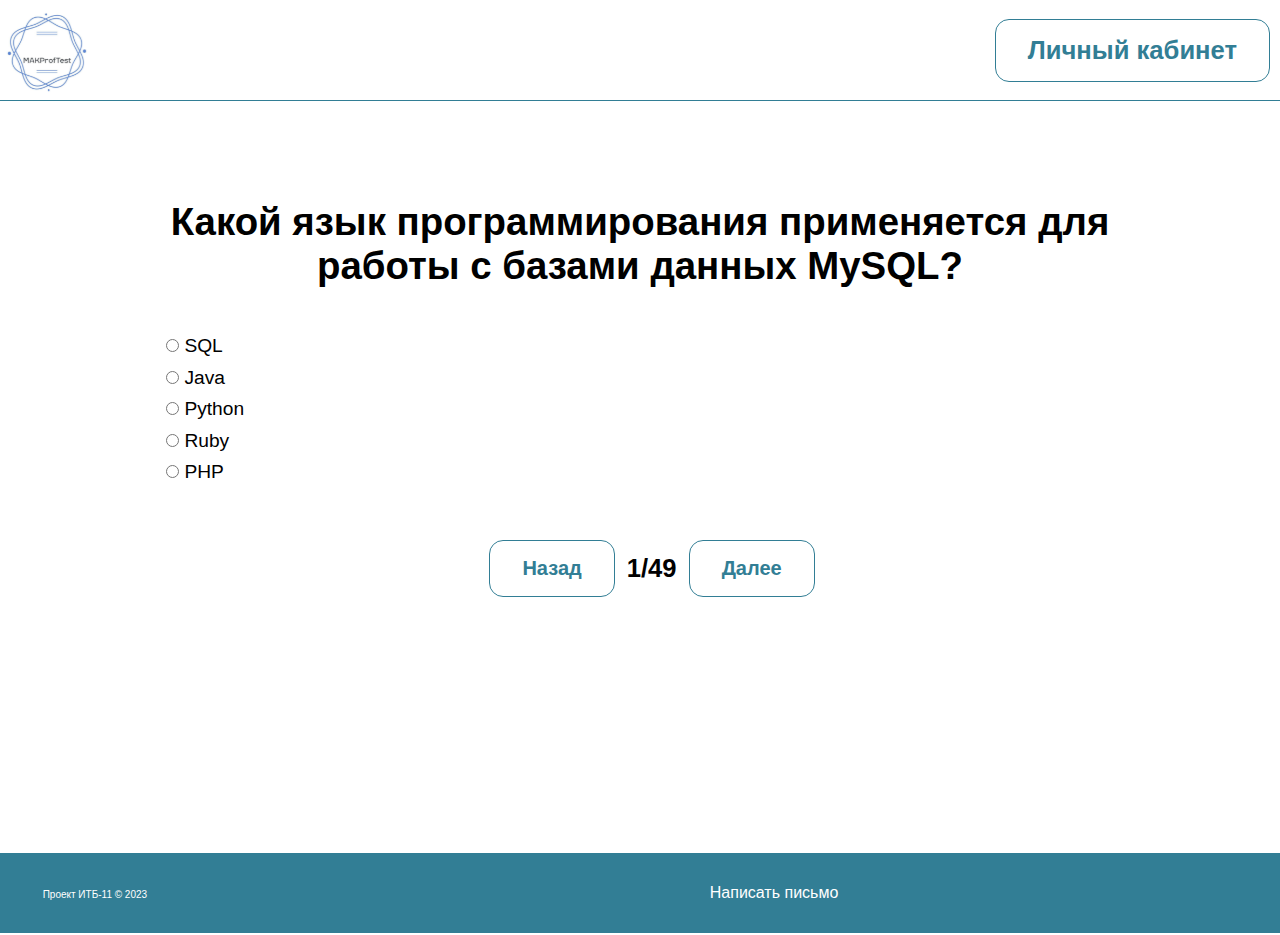
<file: name-main/TEST BAckend developer/index.html>
<!DOCTYPE html>
<html lang="en">
<head>
    <meta charset="UTF-8">
    <meta http-equiv="X-UA-Compatible" content="IE=edge">
    <meta name="viewport" content="width=device-width, initial-scale=1.0">
    <link rel="stylesheet" href="css/main.css">
    <title>Test-профориентация</title>
</head>
<body>
	<header>
        <nav>
            <ul>
                <li><a href="#"><img src="img/Logo.svg" alt=""></a></li>
                <li><a href="#" class="btn">Личный кабинет</a></li>
            </ul>
        </nav>
	</header>
    <main>
        <div class="container">
            <div id="test">
                <h1 id="headline">1. Ваш друг приглашает вас принять участие в стартап-проекте. Какая роль была бы вам интересна?</h1>
                <div class="qestions">
                    <label><input type="radio" name="q2" value="design"><span>Дизайнер пользовательского опыта </span></label>
                    <label><input type="radio" name="q2" value="programming"><span>Back-end разработчик </span></label>
                    <label><input type="radio" name="q2" value="marketing"><span>Контент-маркетолог </span></label>
                    <label><input type="radio" name="q2" value="dataAnalysis"><span>Контент-маркетолог </span></label>
                    <label><input type="radio" name="q2" value="management"><span>Менеджер проекта</span></label>
                    <div class="transition">
                        <a href="#" class="btnBack">Назад</a>
                        <h2><span id="numberQuestion">1</span>/49</h2>
                        <a href="#" class="btnFurther">Далее</a>
                    </div>
                </div>
            </div>
            <div id="result" class="_active">
                <h1>Твои результаты:</h1>
                <section>
                    <article>
                        <div class="occupancy" id="baseData">
                            <h4 >Реляционные и неряляционные базы данных базы данных</h4>
                        </div>
                    </article>
                    <article>
                        <div class="occupancy" id="OOP">
                            <h4>OOP</h4>
                        </div>
                    </article>
                    <article>
                        <div class="occupancy" id="RESTful API">
                            <h4>RESTful API</h4>
                        </div>
                    </article>
                    <article>
                        <div class="occupancy" id="git">
                            <h4>Git</h4>
                        </div>
                    </article>
                    <article>
                        <div class="occupancy" id="linux">
                            <h4>Linux</h4>
                        </div>
                    </article>
                    <article>
                        <div class="occupancy" id="algorithms">
                            <h4>Алгоритмы и струкртуры данных</h4>
                        </div>
                    </article>
                    <article>
                        <div class="occupancy" id="testing">
                            <h4>Тестирование кода</h4>
                        </div>
                    </article>
                    <article>
                        <div class="occupancy" id="programming">
                            <h4>Программирование</h4>
                        </div>
                    </article>
                </section>
            </div>
        </div>
    </main>
    <footer>
		  <div class="footer-col"><span>Проект ИТБ-11 © 2023</span></div>
		  <div class="footer-col">
			<div class="social-bar-wrap">
			  <a title="Telegram" href=".//source/telegram.png" target="_blank"><i class="fa fa-telegram"></i></a>
			  <a title="Vkontakte" href=".//source/VK.jpg" target="_blank"><i class="fa fa-vkontakte"></i></a>
			  <a title="Instagram" href=".//source/insta.png" target="_blank"><i class="fa fa-instagram"></i></a>
			</div>
		  </div>
		  <div class="footer-col">
			<a href="mailto:deriabinpeter@yandex.ru">Написать письмо</a>
		  </div>
    </footer>
    <script src="js/mainn.js"></script>
</body>
</html>
</file>
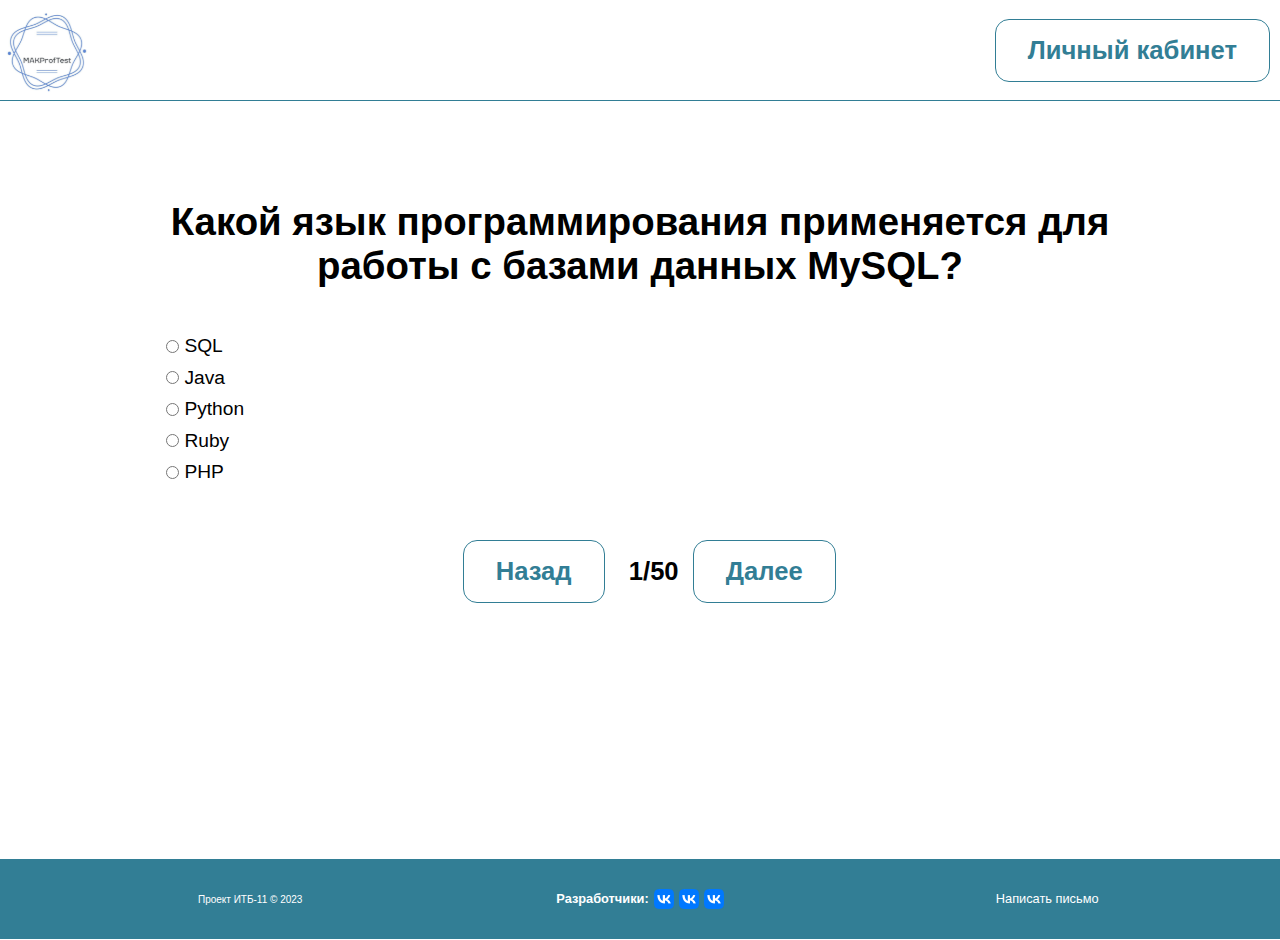
<file: name-main/backend_test/index-backend.html>
<!DOCTYPE html>
<html lang="en">
<head>
    <meta charset="UTF-8">
    <meta http-equiv="X-UA-Compatible" content="IE=edge">
    <meta name="viewport" content="width=device-width, initial-scale=1.0">
    <link rel="stylesheet" href="css/main.css">
    <title>Test-backend</title>
</head>
<body>
	<header>
        <nav>
            <ul>
                <li><a href="/name-main/main/main.html"><img src="img/Logo.svg" alt=""></a></li>
                <li><a href="#" class="btn">Личный кабинет</a></li>
            </ul>
        </nav>
	</header>
    <main>
        <div class="container">
            <div id="test">
                <h1 id="headline">1. Ваш друг приглашает вас принять участие в стартап-проекте. Какая роль была бы вам интересна?</h1>
                <div class="qestions">
                    <label><input type="radio" name="q2" value="design"><span>Дизайнер пользовательского опыта </span></label>
                    <label><input type="radio" name="q2" value="programming"><span>Back-end разработчик </span></label>
                    <label><input type="radio" name="q2" value="marketing"><span>Контент-маркетолог </span></label>
                    <label><input type="radio" name="q2" value="dataAnalysis"><span>Контент-маркетолог </span></label>
                    <label><input type="radio" name="q2" value="management"><span>Менеджер проекта</span></label>
                    <div class="transition">
                        <a href="#" class="btnBack">Назад</a>
                        <h2><span id="numberQuestion">1</span>/50</h2>
                        <a href="#" class="btnFurther">Далее</a>
                    </div>
                </div>
            </div>
            <div id="result" class="_active">
                <h1>Твои результаты:</h1>
                <article>
                    <section>
                        <div class="occupancy" id="backendDeveloper">
                            <h4>Junior backend разработчик</h4>
                        </div>
                    </section>
                    <h1>Знания в отдельных областях:</h1>
                    <section>
                        <div class="occupancy" id="baseData">
                            <h4 >Базы данных</h4>
                        </div>
                    </section>
                    <section>
                        <div class="occupancy" id="OOP">
                            <h4>OOP</h4>
                        </div>
                    </section>
                    <section>
                        <div class="occupancy" id="RESTfulAPI">
                            <h4>RESTful API</h4>
                        </div>
                    </section>
                    <section>
                        <div class="occupancy" id="git">
                            <h4>Git</h4>
                        </div>
                    </section>
                    <section>
                        <div class="occupancy" id="linux">
                            <h4>Linux</h4>
                        </div>
                    </section>
                    <section>
                        <div class="occupancy" id="algorithms">
                            <h4>Алгоритмы</h4>
                        </div>
                    </section>
                    <section>
                        <div class="occupancy" id="testing">
                            <h4>Тестирование кода</h4>
                        </div>
                    </section>
                    <section>
                        <div class="occupancy" id="programming">
                            <h4>Программирование</h4>
                        </div>
                    </section>
                    <section>
                        <div class="occupancy" id="frameworks">
                            <h4>Знание фреймворка</h4>
                        </div>
                    </section>
                </article>
            </div>
        </div>
    </main>
	<footer>
		<div id="container">
		  <div class="footer-col"><span>Проект ИТБ-11 © 2023</span></div>
		  <div class="footer-col">
			<div class="social-bar-wrap">
        <ul>
          <li><h4>Разработчики:</h4></li>
          <li><a href="https://vk.com/taliy236" target="_blank" ><img src="/name-main/main/source/Vk.png" alt=""></a></li>
          <li><a href="https://vk.com/id525771813" target="_blank" ><img src="/name-main/main/source/Vk.png" alt=""></a></li>
          <li><a href="https://vk.com/mishelka228" target="_blank" ><img src="/name-main/main/source/Vk.png" alt=""></a></li>
        </ul>
			</div>
		  </div>
		  <div class="footer-col">
			<a href="mailto:deriabinpeter@yandex.ru">Написать письмо</a>
		  </div>
		</div>
	  </footer>
    <script src="js/mainn.js"></script>
</body>
</html>
</file>
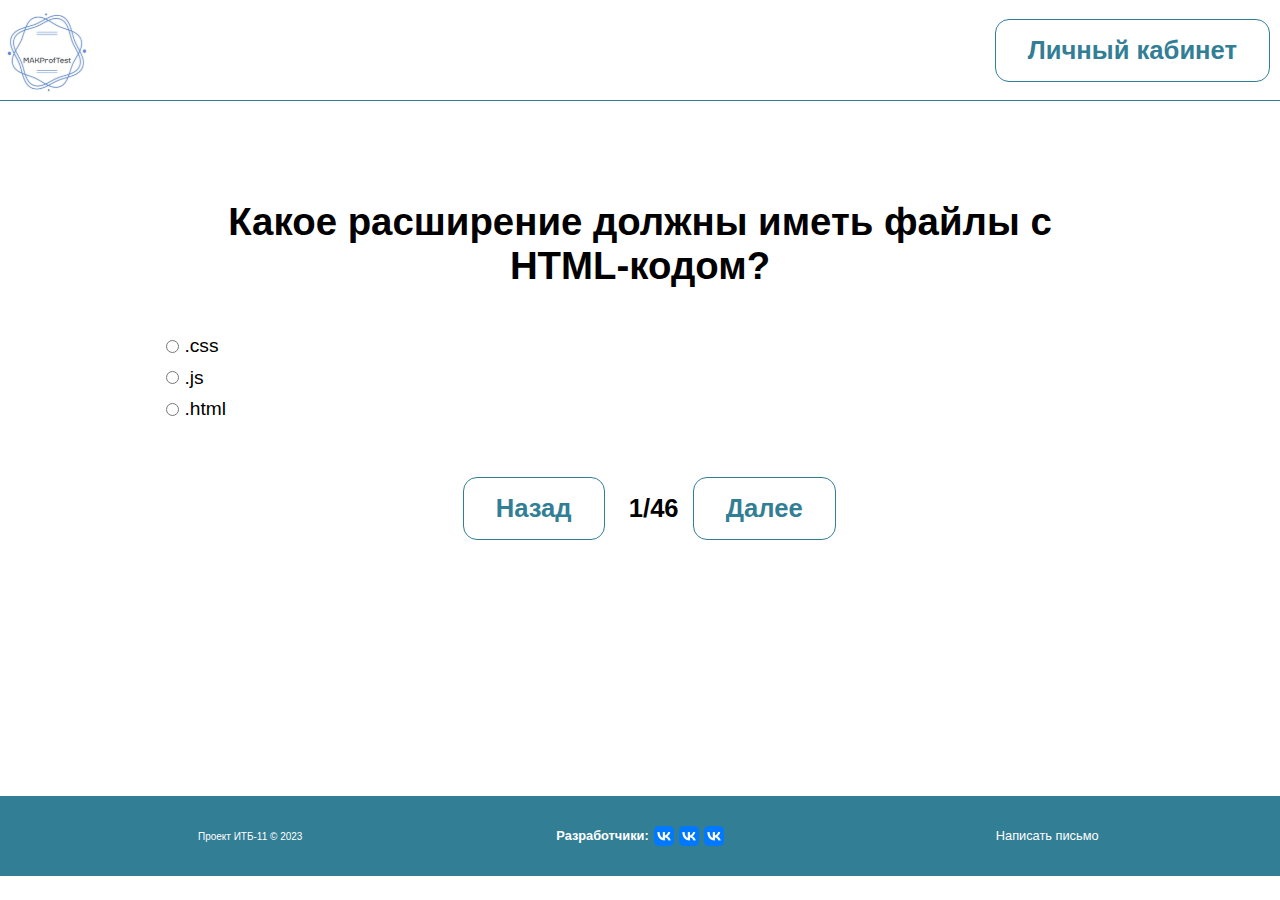
<file: name-main/frontend_test/index-frontend.html>
<!DOCTYPE html>
<html lang="en">
<head>
    <meta charset="UTF-8">
    <meta http-equiv="X-UA-Compatible" content="IE=edge">
    <meta name="viewport" content="width=device-width, initial-scale=1.0">
    <link rel="stylesheet" href="css/main.css">
    <title>Тест-frontend</title>
</head>
<body>
	<header>
        <nav>
            <ul>
                <li><a href="/name-main/main/main.html"><img src="img/Logo.svg" alt=""></a></li>
                <li><a href="#" class="btn">Личный кабинет</a></li>
            </ul>
        </nav>
	</header>
    <main>
        <div class="container">
            <div id="test">
                <h1 id="headline">1. Ваш друг приглашает вас принять участие в стартап-проекте. Какая роль была бы вам интересна?</h1>
                <div class="qestions">
                    <label><input type="radio" name="q2" value="design"><span>Дизайнер пользовательского опыта </span></label>
                    <label><input type="radio" name="q2" value="programming"><span>Back-end разработчик </span></label>
                    <label><input type="radio" name="q2" value="marketing"><span>Контент-маркетолог </span></label>
                    <div class="transition">
                        <a href="#" class="btnBack">Назад</a>
                        <h2><span id="numberQuestion">1</span>/46</h2>
                        <a href="#" class="btnFurther">Далее</a>
                    </div>
                </div>
            </div>
            <div id="result" class="_active">
                <h1>Твои результаты:</h1>
                <article>
                    <section>
                        <div class="occupancy" id="htmlAndCssSpace">
                            <h4 >HTML5 & CSS3</h4>
                        </div>
                    </section>
                    <section>
                        <div class="occupancy" id="flexSpace">
                            <h4>Flex и Grid CSS</h4>
                        </div>
                    </section>
                    <section>
                        <div class="occupancy" id="CssPreSpace">
                            <h4>CSS препроцессоры</h4>
                        </div>
                    </section>
                    <section>
                        <div class="occupancy" id="githubSpace">
                            <h4>GitHub</h4>
                        </div>
                    </section>
                    <section>
                        <div class="occupancy" id="webknowledgeSpace">
                            <h4>Знания о веб-технологиях в сети</h4>
                        </div>
                    </section>
                    <section>
                        <div class="occupancy" id="jsSpace">
                            <h4>JavaScript</h4>
                        </div>
                    </section>
                    <section>
                        <div class="occupancy" id="jsCoreSpace">
                            <h4>JavaScript Core</h4>
                        </div>
                    </section>
                    <section>
                        <div class="occupancy" id="restApiSpace">
                            <h4>REST API</h4>
                        </div>
                    </section>
                    <section>
                        <div class="occupancy" id="algSpace">
                            <h4>Алгоритмы</h4>
                        </div>
                    </section>
                    <section>
                        <div class="occupancy" id="frameworksSpace">
                            <h4>Фреймворки</h4>
                        </div>
                    </section>
                    <section>
                        <div class="occupancy" id="stateManagSpace">
                            <h4>State Management</h4>
                        </div>
                    </section>
                    <section>
                        <div class="occupancy" id="tsSpace">
                            <h4>TypeScript</h4>
                        </div>
                    </section>
                    <section>
                        <div class="occupancy" id="figmaSpace">
                            <h4>Основы Figma</h4>
                        </div>
                    </section>
                </article>
            </div>
        </div>
    </main>
	<footer>
		<div id="container">
		  <div class="footer-col"><span>Проект ИТБ-11 © 2023</span></div>
		  <div class="footer-col">
			<div class="social-bar-wrap">
        <ul>
          <li><h4>Разработчики:</h4></li>
          <li><a href="https://vk.com/taliy236" target="_blank" ><img src="/name-main/main/source/Vk.png" alt=""></a></li>
          <li><a href="https://vk.com/id525771813" target="_blank" ><img src="/name-main/main/source/Vk.png" alt=""></a></li>
          <li><a href="https://vk.com/mishelka228" target="_blank" ><img src="/name-main/main/source/Vk.png" alt=""></a></li>
        </ul>
			</div>
		  </div>
		  <div class="footer-col">
			<a href="mailto:deriabinpeter@yandex.ru">Написать письмо</a>
		  </div>
		</div>
	  </footer>
    <script src="js/main-frontend.js"></script>
</body>
</html>
</file>
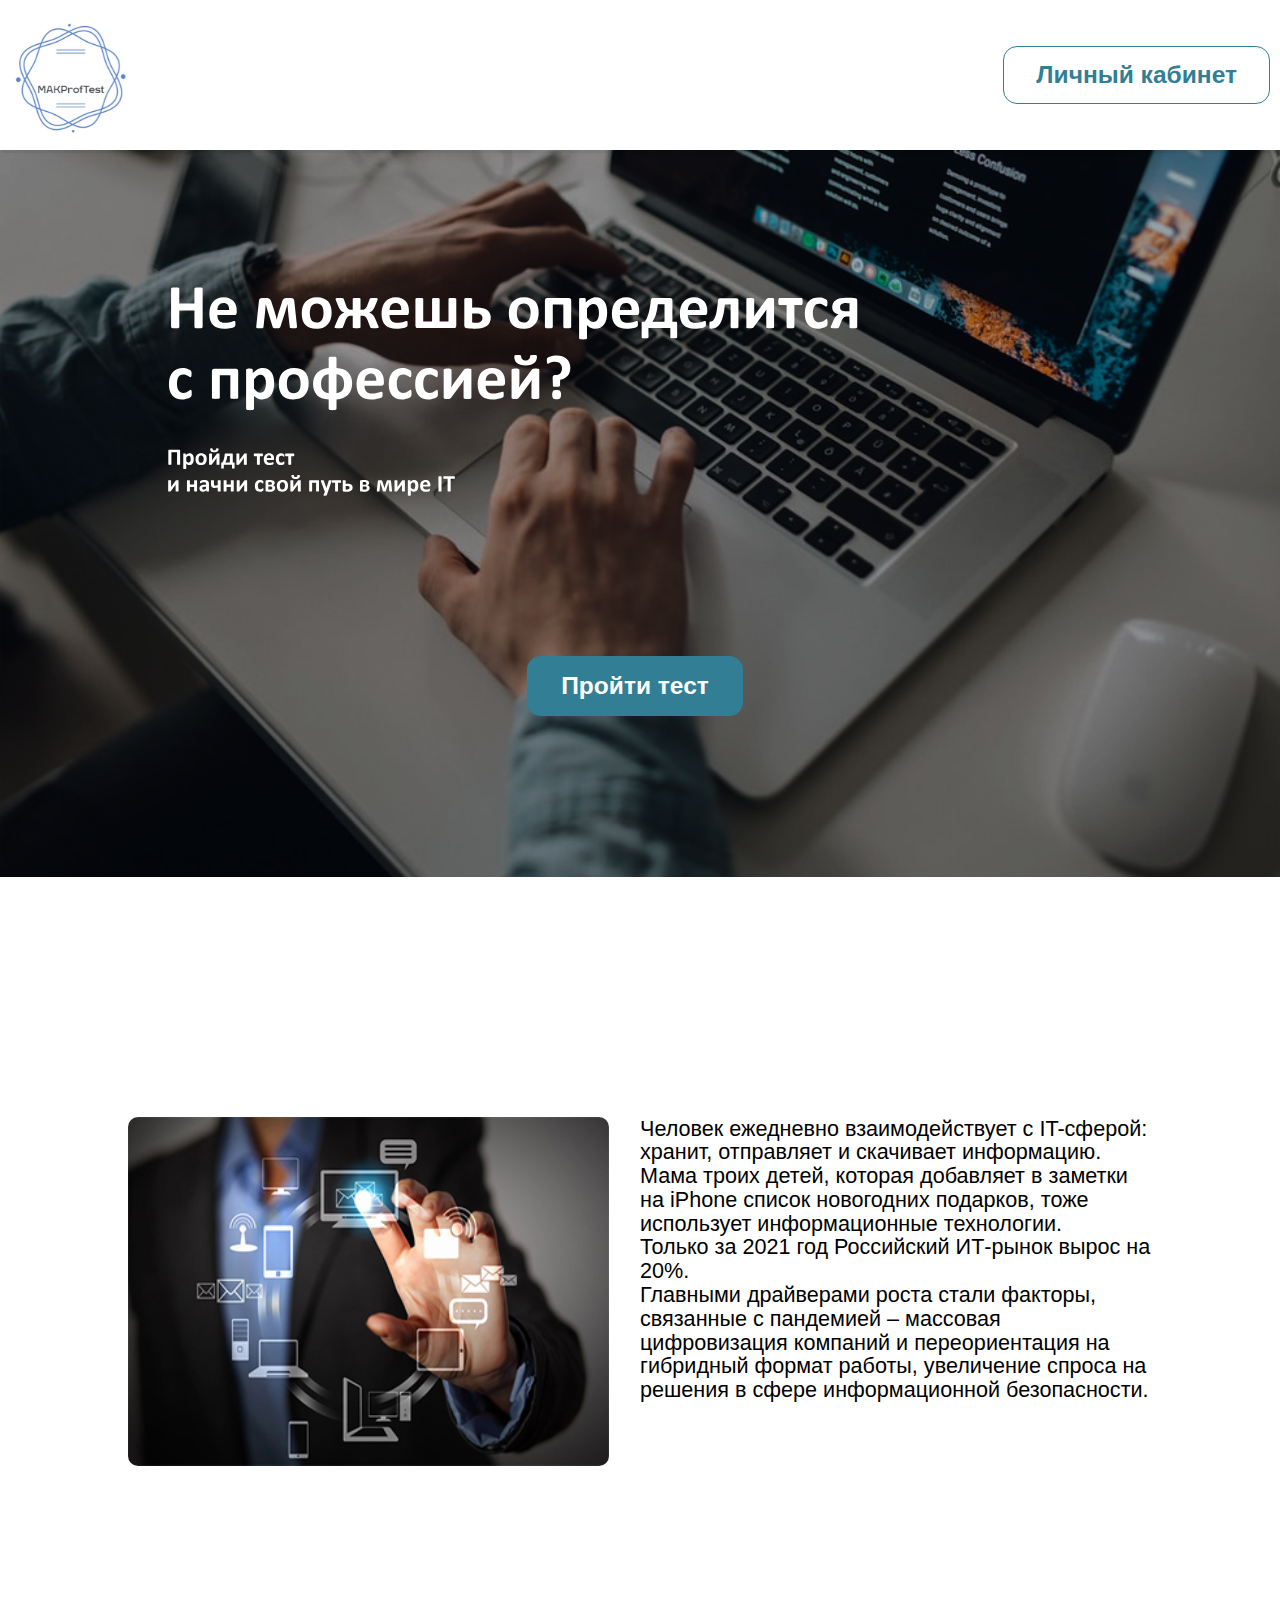
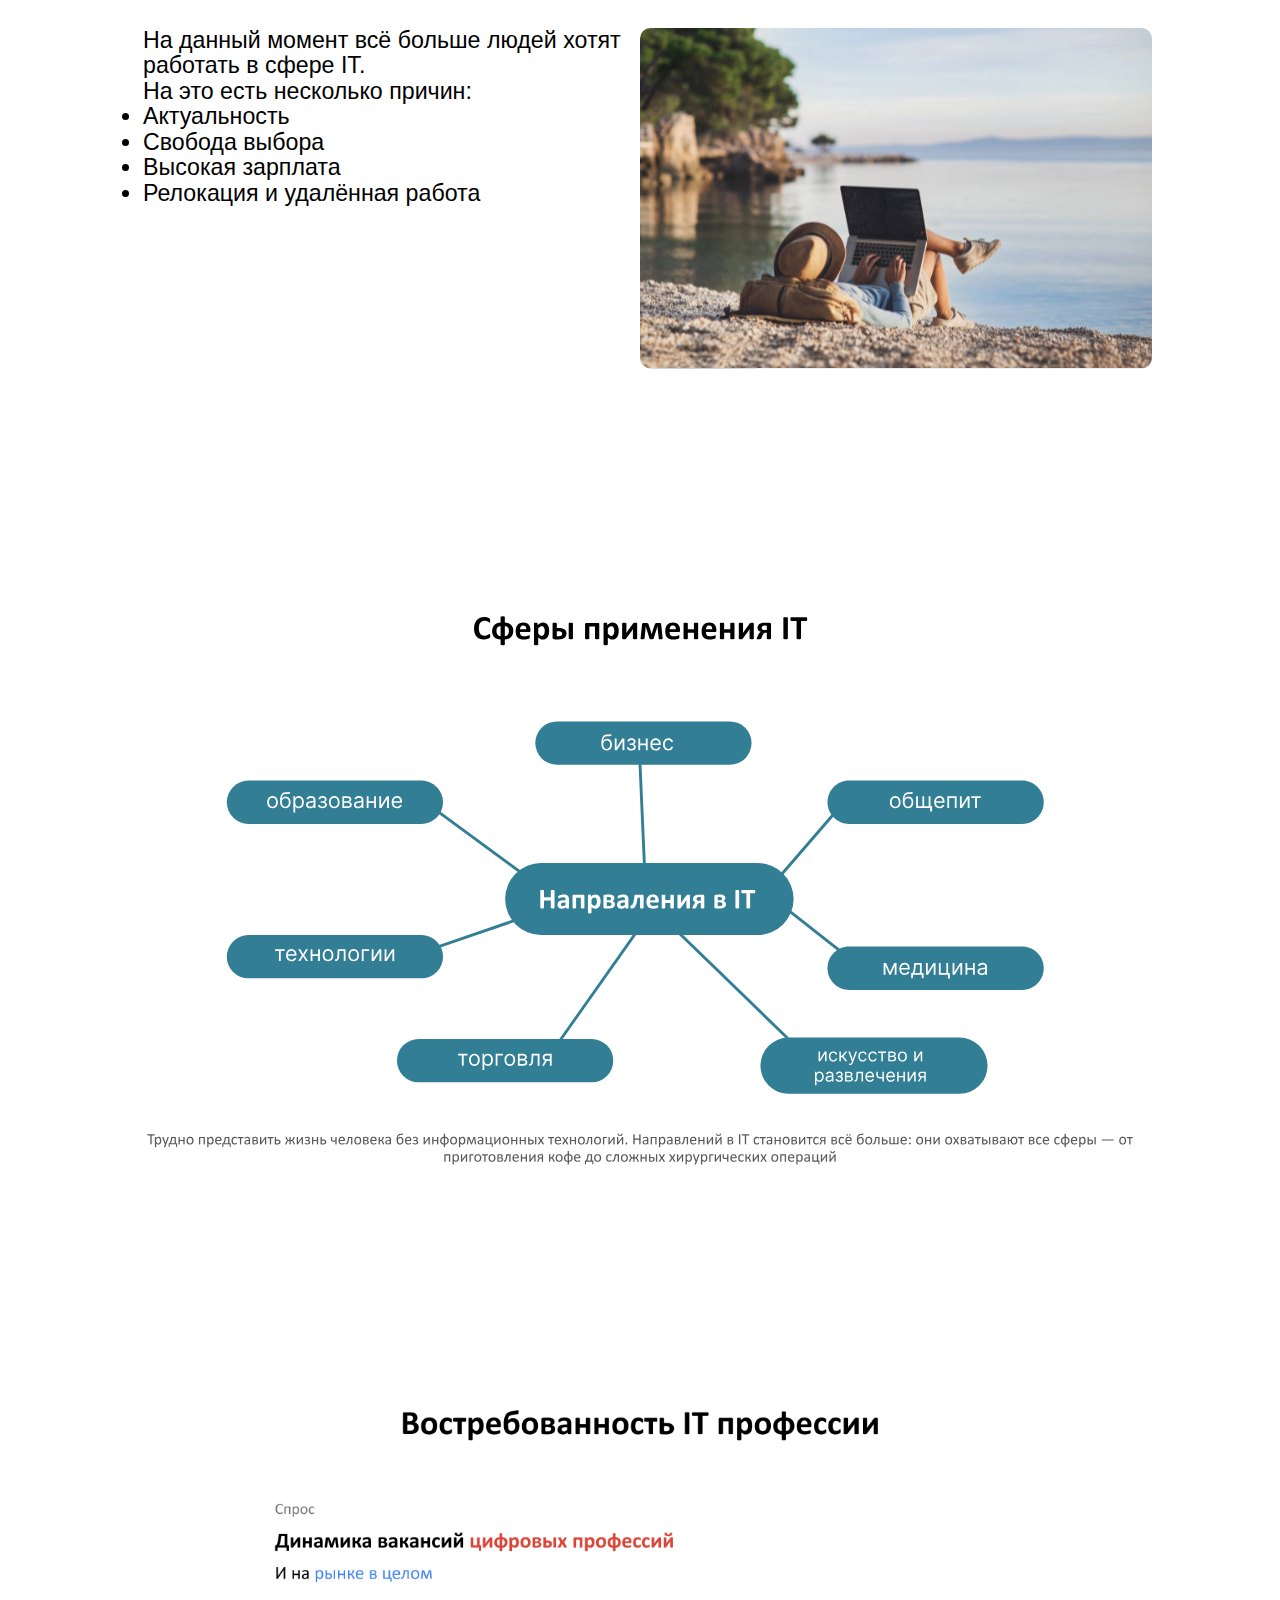
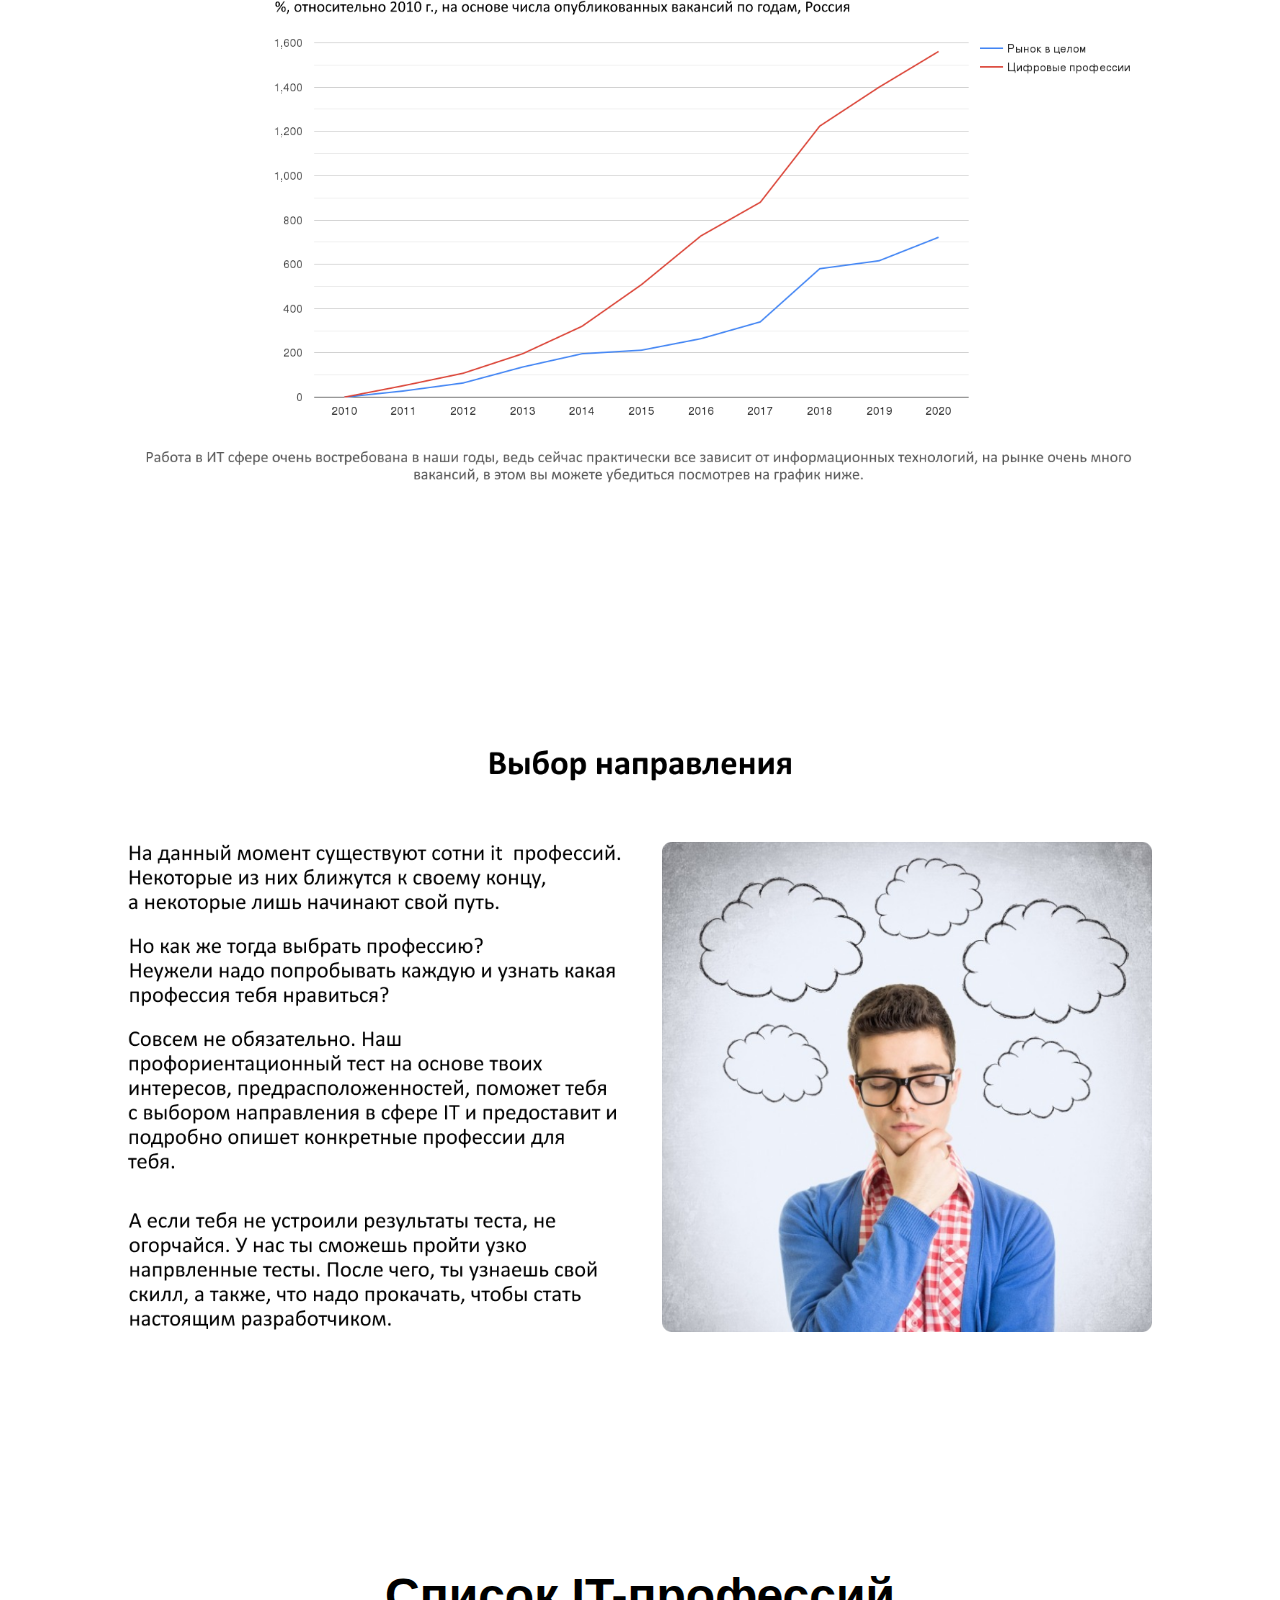
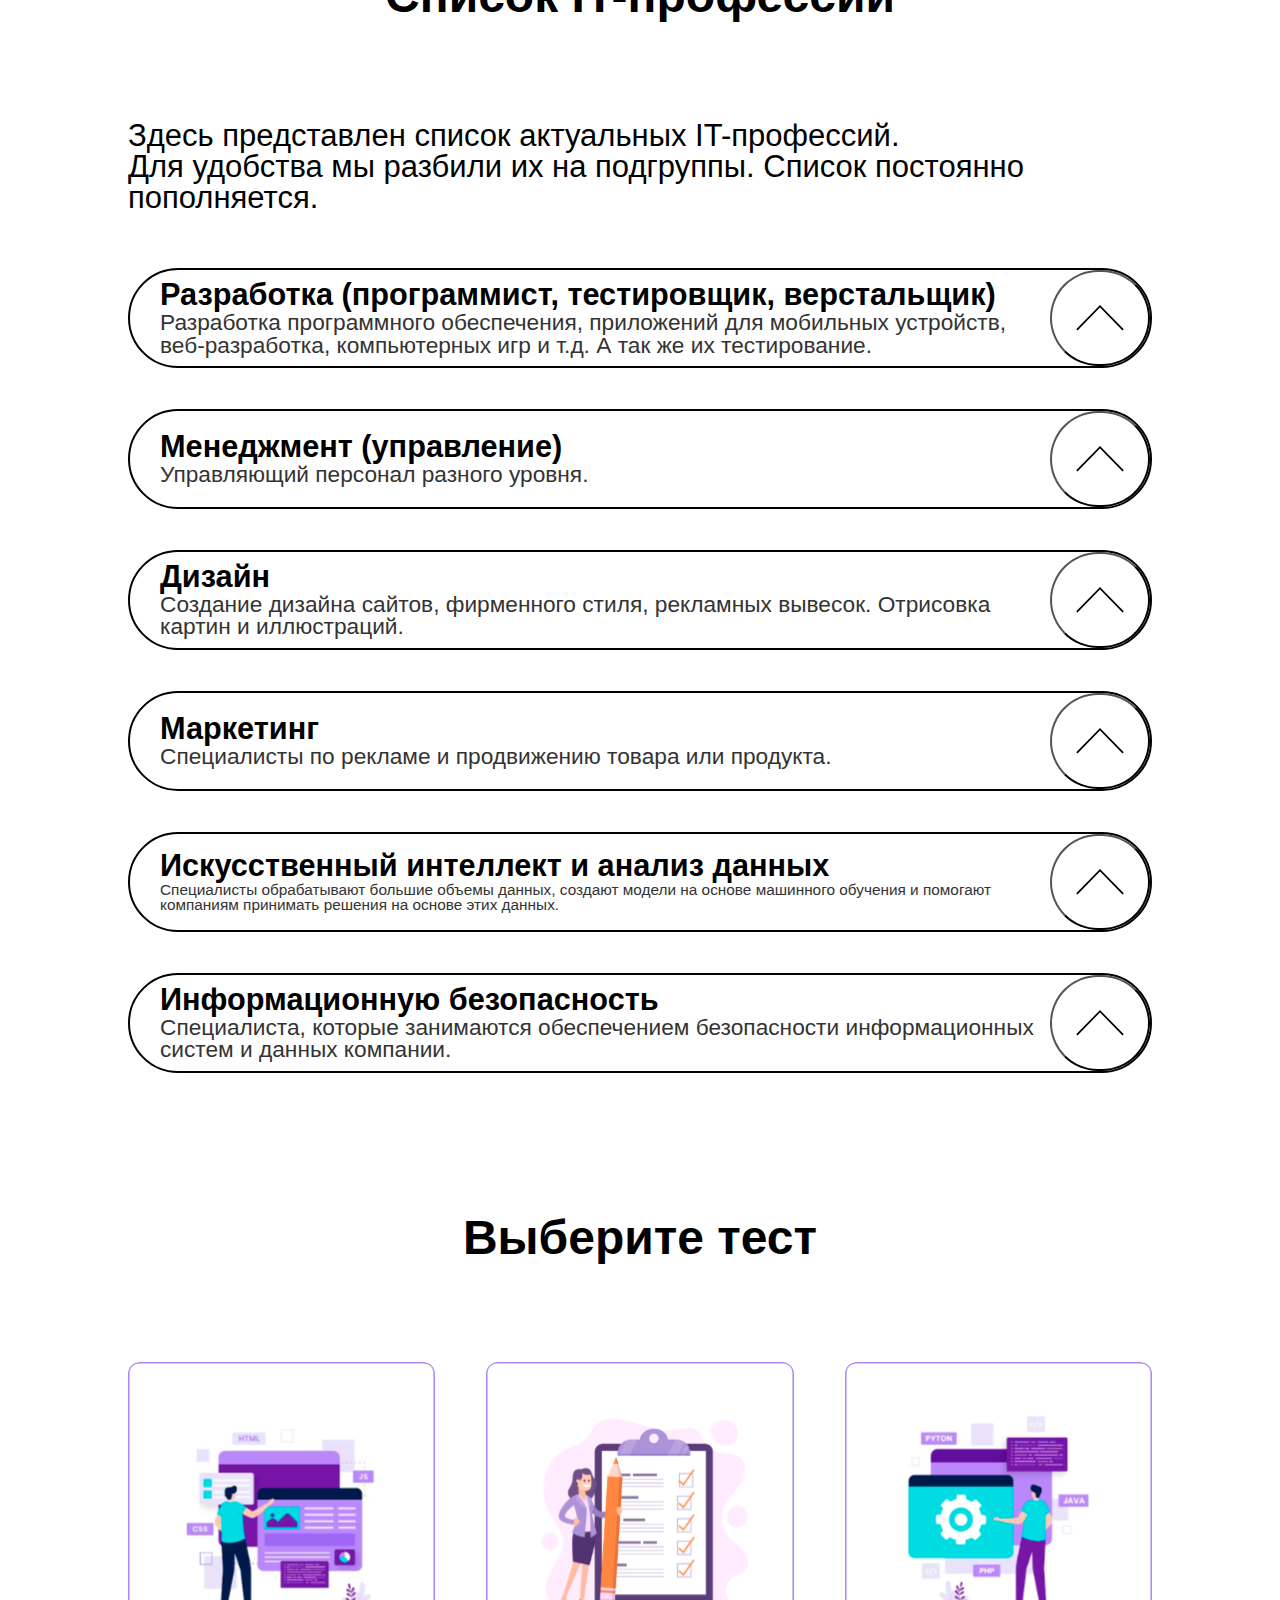
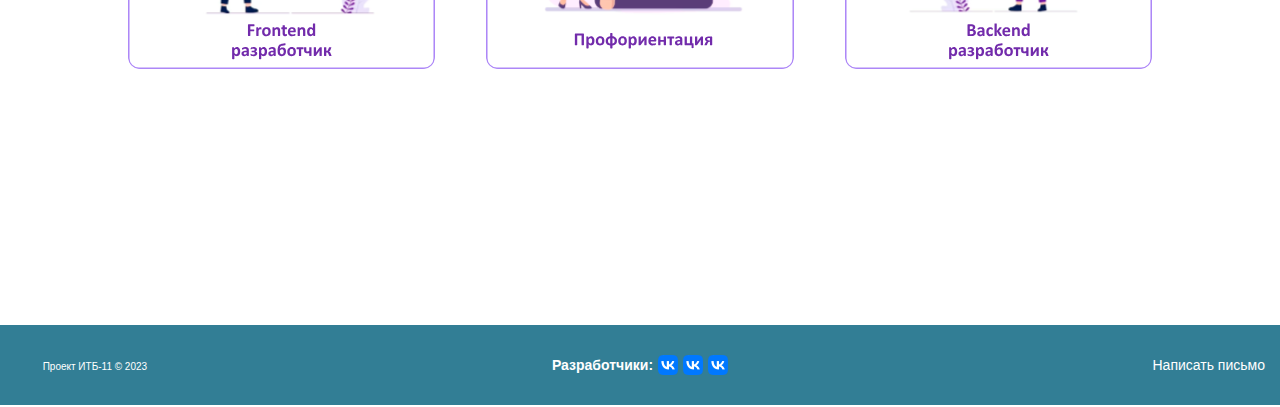
<file: name-main/main/main.html>
<!DOCTYPE html>
<html lang="en">
<head>
	<meta charset="UTF-8">
	<meta http-equiv="X-UA-Compatible" content="IE=edge">
	<meta name="viewport" content="width=device-width, initial-scale=1.0">
	<link rel="stylesheet" href=".//css/main.css">
	<title>MacProfTest</title>
</head>
<body>
	<header>
        <nav>
            <ul>
                <li><a href="/name-main/main/main.html"><img src="source/Logo.svg" alt=""></a></li>
                <li><a href="#" class="btn">Личный кабинет</a></li>
            </ul>
        </nav>
	</header>
	<div class="container">
		<div class="posts">
			<article id="post-1" class="post">
				<div class="postMain-image"><img src="source/MainPicture.svg"></div>
				<div id="btnOnMain"><a href="#choiceTest" class="btn">Пройти тест</a></div>
			</div>
			</article>
		</div>
		<div class="posts-list">
			<article id="post-2" >
				<div class="post-image"> <img src="source/firstIMG.svg"></div>
			</article>
			<article id="post-3" >
			<div class="post-content">
				<p>Человек ежедневно взаимодействует с IT-сферой: хранит, отправляет и скачивает информацию. Мама троих детей, которая добавляет в заметки на iPhone список новогодних подарков, тоже использует информационные технологии. <br>
					Только за 2021 год Российский ИТ-рынок вырос на 20%. <br>
					Главными драйверами роста стали факторы, связанные с пандемией – массовая цифровизация компаний и переориентация на гибридный формат работы, увеличение спроса на решения в сфере информационной безопасности.
				</p>
			</div>
			</article>
		</div> <!-- div posts-list -->
		<div class="posts-list-2">
			<article id="post-4" >
				<div class="post-image-2"> <img src="source/secondIMG.svg"></div>
			</article>
			<article id="post-5" >
			<div class="post-content-2">
				<p>На данный момент всё больше людей хотят работать в сфере IT. <br> На это есть несколько причин:
				<li>Актуальность</li>
				<li>Свобода выбора</li>
				<li>Высокая зарплата</li>
				<li>Релокация и удалённая работа</li>
				</p>
			</div>
			</article>
		</div> <!-- div posts-list-2 -->
		<div class="posts-list-3">
			<article id="post-6" class="post">
				<div class="post-image-3"><img src="source/Sphere.svg"></div>
			</article>
		</div>
		<div class="posts-list-4">
			<article id="post-7" class="post">
				<div class="post-image-4"><img src=".//source/Graphic.png"></div>
			</article>
		</div>
		<div class="posts-list-5">
			<article id="post-8" class="post">
				<div class="post-image-5"><img src=".//source/Choice.png"></div>
			</article>
		</div>
	</div> <!-- div conteiner -->
	<div id="conteiner"> 	<!-- id container -->
            <h1>Список IT-профессий</h1>
            <h3 id="infoAboutProf">
                Здесь представлен список актуальных IT-профессий. <br>
                Для удобства мы разбили их на подгруппы. Список постоянно пополняется.
            </h3>
    <div id="listProfession">
      <div class="subgroup" class="heightAside">
      <div class="headlines">
        <h2>Разработка (программист, тестировщик, верстальщик)</h2>
        <p>Разработка программного обеспечения, приложений для мобильных устройств, веб-разработка, компьютерных игр и т.д. А так же их тестирование.</p>
        <div class="content">
          <div class="content-child">
            <h3>SQL программист</h3>
            <p>
                Программист, программирующий на языке баз данных SQL.
            </p>
          </div>
          <div class="content-child">
            <h3>.NET программист</h3>
            <p>
				.NET – программисты, создающие программы под Windows. Это могут быть как десктопные программы (те которые работают накомпьютере конечного пользователя) так и web приложения, когда программа, работающая на windows сервере, генерирует web страницы.
			</p>
          </div>
          <div class="content-child">
            <h3>Python программист</h3>
            <p>
                Разработчик приложений на языке программирования Python (как правило, это разработка web-приложений).
            </p>
          </div>
          <div class="content-child">
            <h3>Java программист</h3>
            <p>
                Это специалист, основной задачей которого является создание сложных корпоративных систем для обработки данных.
            </p>
          </div>
          <div class="content-child">
            <h3>C# программист</h3>
            <p>
                Программист, создающий программы на языке C#, дальнейшее развитие языка C++. Как правило,он создает программы под Windows системы.
            </p>
          </div>
          <div class="content-child">
            <h3>C++ программист</h3>
            <p>
                Специалист в программировании на языке С++.На этом языке пишутся как правило либо какие-то системные программы либо программы под операционные системы Windows либо UNIX..
            </p>
          </div>
          <div class="content-child">
            <h3>Android-разработчик</h3>
            <p>
                Занимается cозданием, обновлением, усовершенствованием мобильных приложений и ПО для смартфонов, планшетов, электронных книг, игровых приставок и других девайсов, работающих на операционной системе Android.
            </p>
          </div>
          <div class="content-child">
            <h3>IOS-разработчик</h3>
            <p>
                Занимается созданием игр, программного обеспечения, интерфейсов и обновлений для устройств, созданных под брендом Apple.
            </p>
          </div>
          <div class="content-child">
            <h3>Front-end разработчик</h3>
            <p>
                Специалист, кодирующий макеты дизайна в HTML\CSS\JS файлы для последующей интеграции на веб-сайт.
            </p>
          </div>
          <div class="content-child">
            <h3>Unity/Game разработчик</h3>
            <p>
                Это разработчик, который создаёт игры, а также бизнес-приложения, широко используемые для рекламных кампаний. Game-разработчики заняты в полном цикле жизни игры: создание, тестирование, доработка, поддержка, обновления, модификация и т.д. С помощью Unity все чаще создаются большие онлайн-игры. Задача разработчиков состоит в том, чтобы грамотно создать клиентскую часть игры.
            </p>
          </div>
          <div class="content-child">
            <h3>QA-инженер</h3>
            <p>
                Специалист, который следит за качеством продукта на всех этапах его разработки. В современных реалиях работа QA-инженера начинается ещё на стадии написания технической документации: он тестирует её и проверяет требования к продукту на наличие ошибок, тем самым помогая компании экономить на их исправлении.
            </p>
          </div>
        </div>
      </div>
      <button class="dropbtn">
        <img src="source/Vector.svg" alt="" />
      </button>
	  </div>

<div class="subgroup-2">
      <div class="headlines">
        <h2>Менеджмент (управление)</h2>
        <p>Управляющий персонал разного уровня.</p>
        <div class="content-2">
          <div class="content-child">
            <h3>HR-специалист (отдел кадров)</h3>
            <p>
                Занимаются управлением персонала, его адаптацией, оценкой, обучением. Они же (чаще всего – совместно с руководителями подразделений) разрабатывают систему мотивации в компании, оценивают эффективность труда персонала компании. Им же приходится и выяснять причины "текучки" и бороться с ней — если компания столкнулась с этой неприятной проблемой. Конечно, это не значит, что всем этим занимается один и тот же человек. Обычно в крупных компаниях работают целые отделы персонала, и у каждого сотрудника – своя специализация.
            </p>
          </div>
          <div class="content-child">
            <h3>IT-директор</h3>
            <p>
              Руководитель, относящийся к категории топ-менеджмента, высшего руководства предприятия (компании).
			      </p>
          </div>
          <div class="content-child">
            <h3>Менеджер проекта/продукта</h3>
            <p>
                Это специалист, отвечающий за успешное выполнение проекта: в указанные заказчиком сроки, с необходимым качеством. Обеспечивает коммуникацию между разными специалистами (этапами).
            </p>
          </div>
          <div class="content-child">
            <h3>Администратор сайта</h3>
            <p>
                Это человек, который контролирует работу сайта, следит за сбоями и ошибками, отвечает за его безопасность.
            </p>
          </div>
          <div class="content-child">
            <h3>Системный администратор или сисадмин</h3>
            <p>
                Это человек, который отвечает за техническое обслуживание, настройку и надежную работу компьютерных систем, особенно многопользовательских компьютеров, таких как серверы.
            </p>
          </div>
          <div class="content-child">
            <h3>Системный инженер</h3>
            <p>
                Это человек, который занимается разработкой системных решений, их внедрением, а также отвечает за их развитие и работу. Инженер проводит обучение персонала компании, чтобы они могли правильно работать с системой.
            </p>
          </div>
          <div class="content-child">
            <h3>Администратор сайта</h3>
            <p>
                Это человек, который контролирует работу сайта, следит за сбоями и ошибками, отвечает за его безопасность.
            </p>
          </div>
          <div class="content-child">
            <h3>Администратор баз данных</h3>
            <p>
                Это человек, который занимается обслуживанием баз, следит за их наполнением и правильным использованием, а также отвечает за их безопасность.
            </p>
          </div>
        </div>
      </div>
      <button class="dropbtnTwo">
        <img src="source/Vector.svg" alt="" />
      </button>
	  </div>


<div class="subgroup-3">
      <div class="headlines">
        <h2>Дизайн</h2>
        <p>Cоздание дизайна сайтов, фирменного стиля, рекламных вывесок. Отрисовка картин и иллюстраций.</p>
        <div class="content-3">
          <div class="content-child">
            <h3>Веб-дизайнер</h3>
            <p>
                Создание дизайна сайтов, разработка баннеров, иконок, интерфейсов UI.
            </p>
          </div>
          <div class="content-child">
            <h3>Дизайнер фирменного стиля</h3>
            <p>
              Специалисты, которые создают элементы фирменного дизайна для коммерческих и некоммерческих компаний, а также собирают свод правил того, как использовать эти визуальные элементы на разных носителях.
            </p>
          </div>
          <div class="content-child">
            <h3>UX-дизайнер</h3>
            <p>
                UX - дизайнер отвечает за создание дизайна, который решает проблемы пользователей. Его задача создать максимально удобный и понятный интерфейс, чтобы пользователь сразу понимал как ему пользоваться сервисом или приложением.
            </p>
          </div>
          <div class="content-child">
            <h3>Продуктовый дизайнер</h3>
            <p>
                Задача продуктового дизайнера в том, чтобы сайт был стильным, понятным и удобным. Да Продуктовый дизайнер работает не только над дизайном, но и над функционалом. Он также решает как можно решить определенные вопросы бизнеса с помощью дизайна.
            </p>
          </div>
          <div class="content-child">
            <h3>Художник компьютерной графики</h3>
            <p>
                Художник компьютерной графики занимается созданием как 2D, так и 3D изображений. Используя графические редакторы художник создает изображения для компьютерных игр, кино и рекламы. Он занимается созданием макетов и промо материалов.
            </p>
          </div>
          <div class="content-child">
            <h3>Game-дизайнер</h3>
            <p>
                Игровой дизайнер работает со сценарием игры, разрабатывал план, как лучше представить все это игроку. Яркие картинки, красочная графика играют большую роль при создании игры. Дизайнер отвечает не только за графику, локации и героев, но и за удобный интерфейс.
            </p>
          </div>
        </div>
      </div>
      <button class="dropbtnThree">
        <img src="source/Vector.svg" alt="" />
      </button>
	  </div>


    <div class="subgroup-4">
      <div class="headlines">
        <h2>Маркетинг</h2>
        <p>Специалисты по рекламе и продвижению товара или продукта.</p>
        <div class="content-4">
          <div class="content-child">
            <h3>SEO-специалист</h3>
            <p>
              SEO - специалист занимается оптимизацией и продвижением сайтов в поисковых системах. Его задача сделать так, чтобы сайт попал на первую страницу Google или Яндекс, а лучше на первые строки. Если работа специалиста проведена грамотно, то владелец компании увидит большое количество переходов на свой сайт, повышение конверсии и конечно же рост продаж. Сео-специалист это очень ответственная специальность, так как от его работы зависит сколько людей узнают о компании благодаря интернету. 
            </p>
          </div>
          <div class="content-child">
            <h3>Link-менеджер</h3>
            <p>
              Link - менеджер занимается продвижением сайтов не совсем обычным способом. Он продвигает сайт с помощью покупок, продаж и обмена ссылками.
            </p>
          </div>
          <div class="content-child">
            <h3>IT-евангелист</h3>
            <p>
              IT евангелист – специалист, который занимается продвижением Information Technology продуктов в люди. Его главная цель внедрить продукты IT в жизнь современных людей. IT-евангелист знает о продукте все, от его разработки. 
            </p>
          </div>
          <div class="content-child">
            <h3>Контекстолог</h3>
            <p>
              Контекстолог занимается настройкой контекстной рекламы. Его задача грамотно составить рекламные объявления и настроить продвижение. 
            </p>
          </div>
          <div class="content-child">
            <h3>BI разработчик</h3>
            <p>
              BI разработчик или BI Developer предоставляет полную информацию о бизнесе, благодаря которой можно оценивать эффективность бизнес-процессов, расширять продажи, управлять финансами, сотрудничать с партнерами и мн.др
            </p>
          </div>
        </div>
      </div>
      <button class="dropbtnFour">
        <img src="source/Vector.svg" alt="" />
      </button>
	  </div>


    <div class="subgroup-5">
      <div class="headlines">
        <h2>Искусственный интеллект и анализ данных</h2>
        <p>Специалисты обрабатывают большие объемы данных, создают модели на основе машинного обучения и помогают компаниям принимать решения на основе этих данных.</p>
        <div class="content-5">
          <div class="content-child">
            <h3>Исследователь в области машинного обучения</h3>
            <p>
              Cпециалист, который отвечает за исследование новых методов машинного обучения и создание моделей для их применения.
            </p>
          </div>
          <div class="content-child">
            <h3>Инженер по машинному обучению</h3>
            <p>
              Специалист, который разрабатывает системы на основе машинного обучения и настраивает их в соответствии с требованиями.
            </p>
          </div>
          <div class="content-child">
            <h3>Специалист по переработке естественного языка</h3>
            <p>
              Специалист, который занимается разработкой и использованием алгоритмов машинного обучения для анализа и обработки естественного языка, например, для распознавания речи или обработки текста.
            </p>
          </div>
          <div class="content-child">
            <h3>Аналитик данных</h3>
            <p>
              Специалист, который занимается анализом данных и созданием моделей для прогнозирования трендов и принятия на основе данных решений.
            </p>
          </div>
          <div class="content-child">
            <h3>Специалист по бизнес-анализу</h3>
            <p>
              Специалист, который работает с бизнес-командой и собирает данные, чтобы помочь производству принимать решения на основе данных.
            </p>
          </div>
          <div class="content-child">
            <h3>Инженер по данным</h3>
            <p>
                Специалист, который занимается хранением и управлением большими объемами данных (Big Data), пониманием способов обработки данных и работает с СУБД.
            </p>
          </div>
          <div class="content-child">
            <h3>Специалист по визуализации данных</h3>
            <p>
                Специалист, который создаёт инфографики, графики и других визуальных средств визуализации данных.
            </p>
          </div>
        </div>
      </div>
      <button class="dropbtnFive">
        <img src="source/Vector.svg" alt="" />
      </button>
	  </div>


    <div class="subgroup-6">
      <div class="headlines">
        <h2>Информационную безопасность</h2>
        <p>Специалиста, которые занимаются обеспечением безопасности информационных систем и данных компании.</p>
        <div class="content-6">
          <div class="content-child">
            <h3>Инженер по информационной безопасности</h3>
            <p>
              Cпециалист, который занимается разработкой и внедрением мер защиты информации, а также проводит аудит и контроль безопасности информационных систем.
          </div>
          <div class="content-child">
            <h3>Эксперт по кибербезопасности</h3>
            <p>
              Специалист, который занимается анализом и оценкой уязвимых мест информационной инфраструктуры, выявляет уязвимости и принимает меры для их устранения.
            </p>
          </div>
          <div class="content-child">
            <h3>Специалист по тестированию на проникновение</h3>
            <p>
              Специалист, который занимается тестированием систем на проникновение, то есть на возможность несанкционированного доступа к информации.
            </p>
          </div>
          <div class="content-child">
            <h3>Администратор систем безопасности</h3>
            <p>
              Специалист, который контролирует и управляет доступом к информационным ресурсам компании, следит за безопасностью и защищает данные от несанкционированного доступа.
            </p>
          </div>
          <div class="content-child">
            <h3>Специалист по разработке безопасного ПО</h3>
            <p>
              Специалист, который занимается разработкой ПО, устраняющего любые уязвимости и брешей в системе безопасности.
            </p>
          </div>
        </div>
      </div>
      <button class="dropbtnSix">
        <img src="source/Vector.svg" alt="" />
      </button>
	  </div>
</div>





    <!-- Выбор профессии -->

    <article id="choiceTest">
      <h1>
        Выберите тест
      </h1>
      <div class="list-test">
        <ul>
          <li><a href="/name-main/frontend_test/index-frontend.html"><img src="source/Frontend.svg" alt=""></a></li>
          <li><a href="/name-main/prof_test/index-proftest.html"><img src="source/Профориентация.svg" alt=""></a></li>
          <li><a href="/name-main/backend_test/index-backend.html"><img src="source/Backend.svg" alt=""></a></li>
        </ul>
      </div>
    </article>

	</div>   <!-- conteiner -->
	<footer>
		<div class="container">
		  <div class="footer-col"><span>Проект ИТБ-11 © 2023</span></div>
		  <div class="footer-col">
			<div class="social-bar-wrap">
        <ul>
          <li><h4>Разработчики:</h4></li>
          <li><a href="https://vk.com/taliy236" target="_blank" ><img src="source/Vk.png" alt=""></a></li>
          <li><a href="https://vk.com/id525771813" target="_blank" ><img src="source/Vk.png" alt=""></a></li>
          <li><a href="https://vk.com/mishelka228" target="_blank" ><img src="source/Vk.png" alt=""></a></li>
        </ul>
			</div>
		  </div>
		  <div class="footer-col">
			<a href="mailto:deriabinpeter@yandex.ru">Написать письмо</a>
		  </div>
		</div>
	  </footer>
	  <script src="js/index.js"></script>
</body>
</html>
</file>
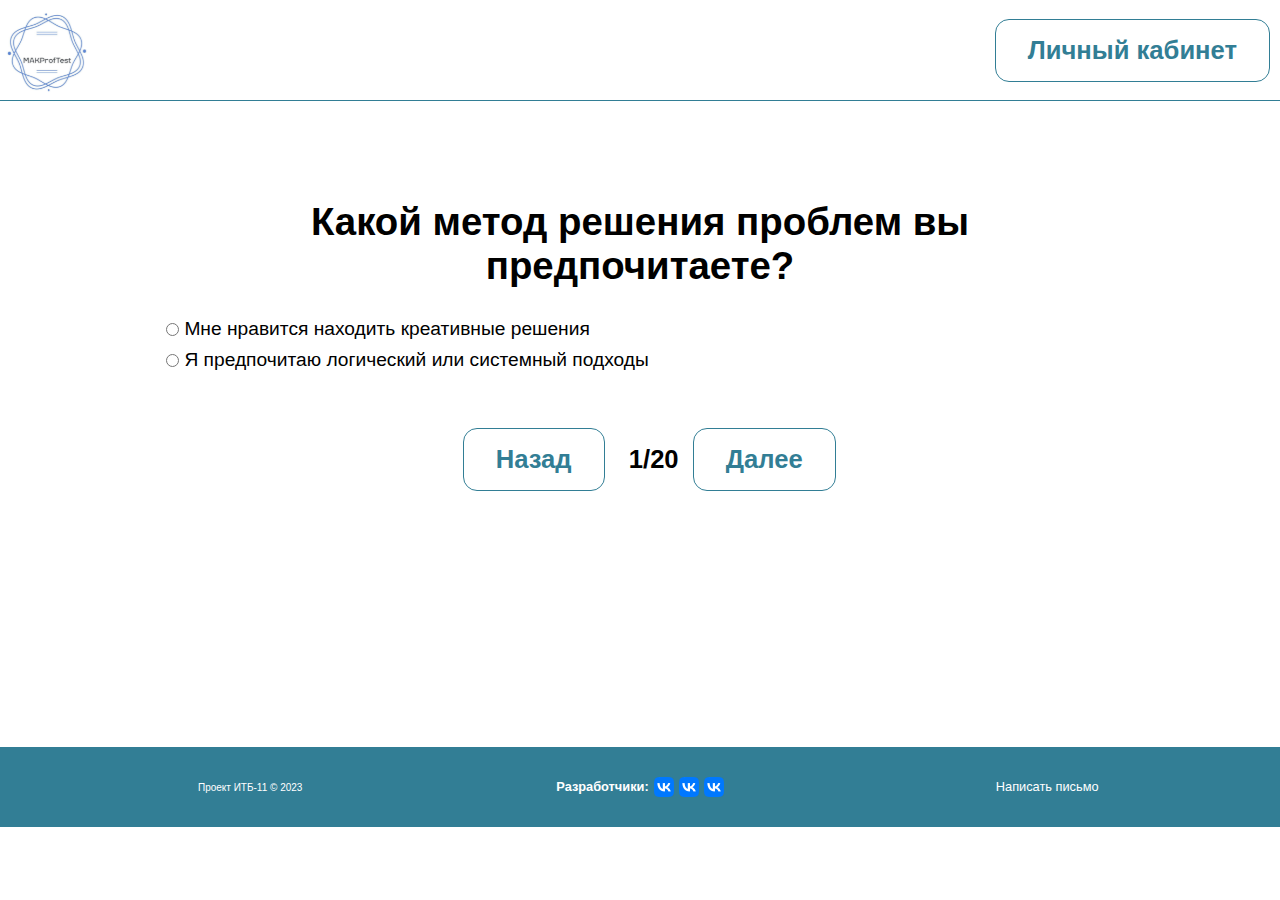
<file: name-main/prof_test/index-proftest.html>
<!DOCTYPE html>
<html lang="en">
<head>
    <meta charset="UTF-8">
    <meta http-equiv="X-UA-Compatible" content="IE=edge">
    <meta name="viewport" content="width=device-width, initial-scale=1.0">
    <link rel="stylesheet" href="css/main.css">
    <title>Тест-профориентация</title>
</head>
<body>
	<header>
        <nav>
            <ul>
                <li><a href="/name-main/main/main.html"><img src="img/Logo.svg" alt=""></a></li>
                <li><a href="#" class="btn">Личный кабинет</a></li>
            </ul>
        </nav>
	</header>
    <main>
        <div class="container">
            <div id="test">
                <h1 id="headline">1. Ваш друг приглашает вас принять участие в стартап-проекте. Какая роль была бы вам интересна?</h1>
                <div class="qestions">
                    <label><input type="radio" name="q2" value="a"><span>Дизайнер пользовательского опыта </span></label>
                    <label><input type="radio" name="q2" value="b"><span>Back-end разработчик </span></label>
                    <div class="transition">
                        <a href="#" class="btnBack">Назад</a>
                        <h2><span id="numberQuestion">1</span>/20</h2>
                        <a href="#" class="btnFurther">Далее</a>
                    </div>
                </div>
            </div>
            <div id="result" class="_active">
                <h1>Твои результаты:</h1>
                <article>
                    <section>
                        <div class="occupancy" id="marketingSpace">
                            <h4>Маркетинт</h4>
                        </div>
                    </section>
                    <section>
                        <div class="occupancy" id="managmentSpace">
                            <h4>Менеджмент</h4>
                        </div>
                    </section>
                    <section>
                        <div class="occupancy" id="programmingSpace">
                            <h4>Разработка</h4>
                        </div>
                    </section>
                    <section>
                        <div class="occupancy" id="designSpace">
                            <h4>Дизайн</h4>
                        </div>
                    </section>
                </article>
            </div>
        </div>
    </main>
	<footer>
		<div id="container">
		  <div class="footer-col"><span>Проект ИТБ-11 © 2023</span></div>
		  <div class="footer-col">
			<div class="social-bar-wrap">
        <ul>
          <li><h4>Разработчики:</h4></li>
          <li><a href="https://vk.com/taliy236" target="_blank" ><img src="/name-main/main/source/Vk.png" alt=""></a></li>
          <li><a href="https://vk.com/id525771813" target="_blank" ><img src="/name-main/main/source/Vk.png" alt=""></a></li>
          <li><a href="https://vk.com/mishelka228" target="_blank" ><img src="/name-main/main/source/Vk.png" alt=""></a></li>
        </ul>
			</div>
		  </div>
		  <div class="footer-col">
			<a href="mailto:deriabinpeter@yandex.ru">Написать письмо</a>
		  </div>
		</div>
	  </footer>
    <script src="js/mainn.js"></script>
</body>
</html>
</file>
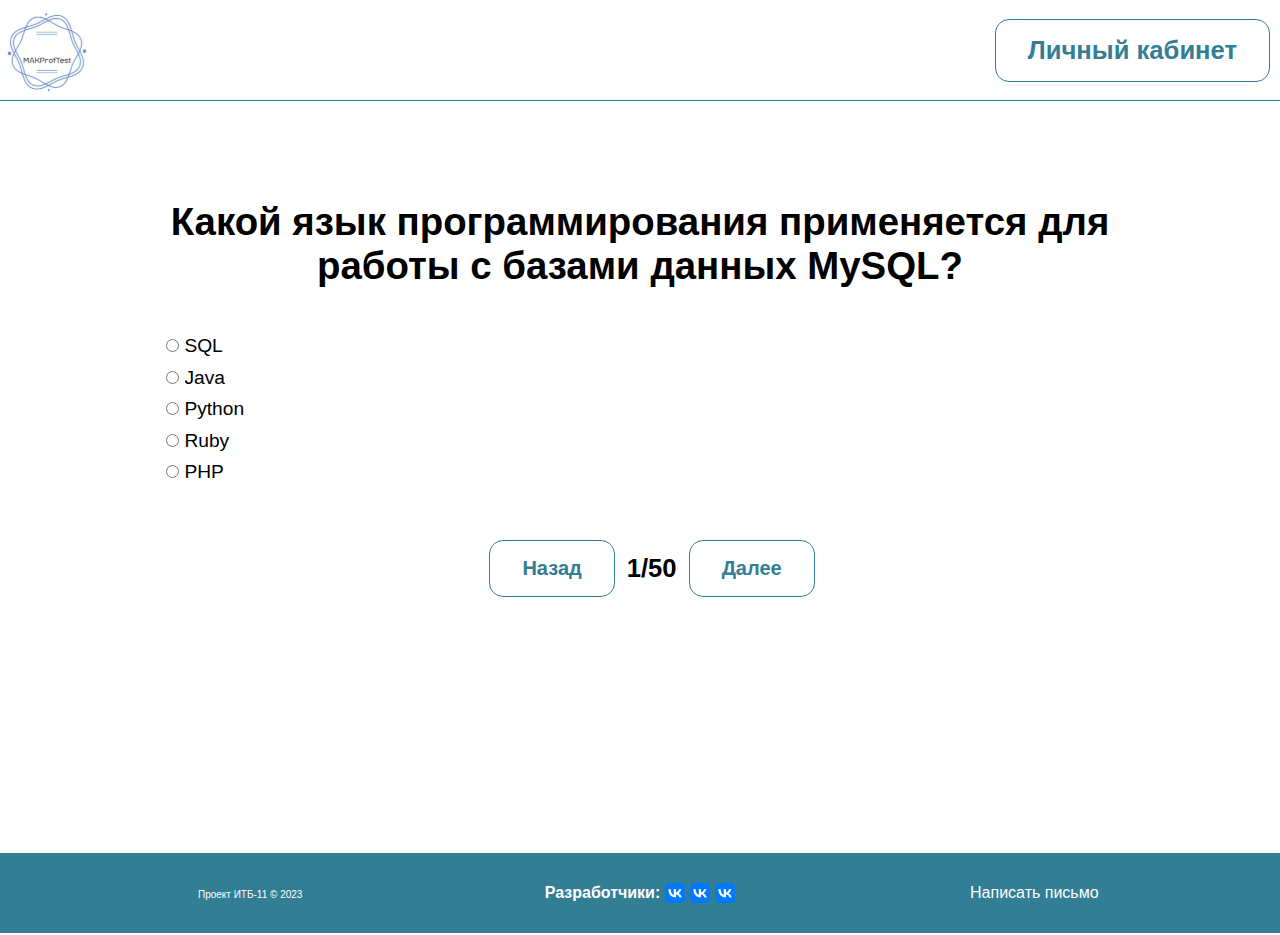
<file: name-main/TEST BAckend developer/index-backend.html>
<!DOCTYPE html>
<html lang="en">
<head>
    <meta charset="UTF-8">
    <meta http-equiv="X-UA-Compatible" content="IE=edge">
    <meta name="viewport" content="width=device-width, initial-scale=1.0">
    <link rel="stylesheet" href="css/main.css">
    <title>Test-профориентация</title>
</head>
<body>
	<header>
        <nav>
            <ul>
                <li><a href="/name-main/Project-2023-main 2.0/main.html"><img src="img/Logo.svg" alt=""></a></li>
                <li><a href="#" class="btn">Личный кабинет</a></li>
            </ul>
        </nav>
	</header>
    <main>
        <div class="container">
            <div id="test">
                <h1 id="headline">1. Ваш друг приглашает вас принять участие в стартап-проекте. Какая роль была бы вам интересна?</h1>
                <div class="qestions">
                    <label><input type="radio" name="q2" value="design"><span>Дизайнер пользовательского опыта </span></label>
                    <label><input type="radio" name="q2" value="programming"><span>Back-end разработчик </span></label>
                    <label><input type="radio" name="q2" value="marketing"><span>Контент-маркетолог </span></label>
                    <label><input type="radio" name="q2" value="dataAnalysis"><span>Контент-маркетолог </span></label>
                    <label><input type="radio" name="q2" value="management"><span>Менеджер проекта</span></label>
                    <div class="transition">
                        <a href="#" class="btnBack">Назад</a>
                        <h2><span id="numberQuestion">1</span>/50</h2>
                        <a href="#" class="btnFurther">Далее</a>
                    </div>
                </div>
            </div>
            <div id="result" class="_active">
                <h1>Твои результаты:</h1>
                <article>
                    <section>
                        <div class="occupancy" id="backendDeveloper">
                            <h4 >Junior backend разработчик</h4>
                        </div>
                    </section>
                    <h1>Знания в отдельных областях:</h1>
                    <section>
                        <div class="occupancy" id="baseData">
                            <h4 >Базы данных</h4>
                        </div>
                    </section>
                    <section>
                        <div class="occupancy" id="OOP">
                            <h4>OOP</h4>
                        </div>
                    </section>
                    <section>
                        <div class="occupancy" id="RESTfulAPI">
                            <h4>RESTful API</h4>
                        </div>
                    </section>
                    <section>
                        <div class="occupancy" id="git">
                            <h4>Git</h4>
                        </div>
                    </section>
                    <section>
                        <div class="occupancy" id="linux">
                            <h4>Linux</h4>
                        </div>
                    </section>
                    <section>
                        <div class="occupancy" id="algorithms">
                            <h4>Алгоритмы</h4>
                        </div>
                    </section>
                    <section>
                        <div class="occupancy" id="testing">
                            <h4>Тестирование кода</h4>
                        </div>
                    </section>
                    <section>
                        <div class="occupancy" id="programming">
                            <h4>Программирование</h4>
                        </div>
                    </section>
                    <section>
                        <div class="occupancy" id="frameworks">
                            <h4>Знание фреймворка</h4>
                        </div>
                    </section>
                </article>
            </div>
        </div>
    </main>
	<footer>
		<div id="container">
		  <div class="footer-col"><span>Проект ИТБ-11 © 2023</span></div>
		  <div class="footer-col">
			<div class="social-bar-wrap">
        <ul>
          <li><h4>Разработчики:</h4></li>
          <li><a href="https://vk.com/taliy236" target="_blank" ><img src="/name-main/Project-2023-main 2.0/source/Vk.png" alt=""></a></li>
          <li><a href="https://vk.com/id525771813" target="_blank" ><img src="/name-main/Project-2023-main 2.0/source/Vk.png" alt=""></a></li>
          <li><a href="#" target="_blank" ><img src="/name-main/Project-2023-main 2.0/source/Vk.png" alt=""></a></li>
        </ul>
			</div>
		  </div>
		  <div class="footer-col">
			<a href="mailto:deriabinpeter@yandex.ru">Написать письмо</a>
		  </div>
		</div>
	  </footer>
    <script src="js/mainn.js"></script>
</body>
</html>
</file>
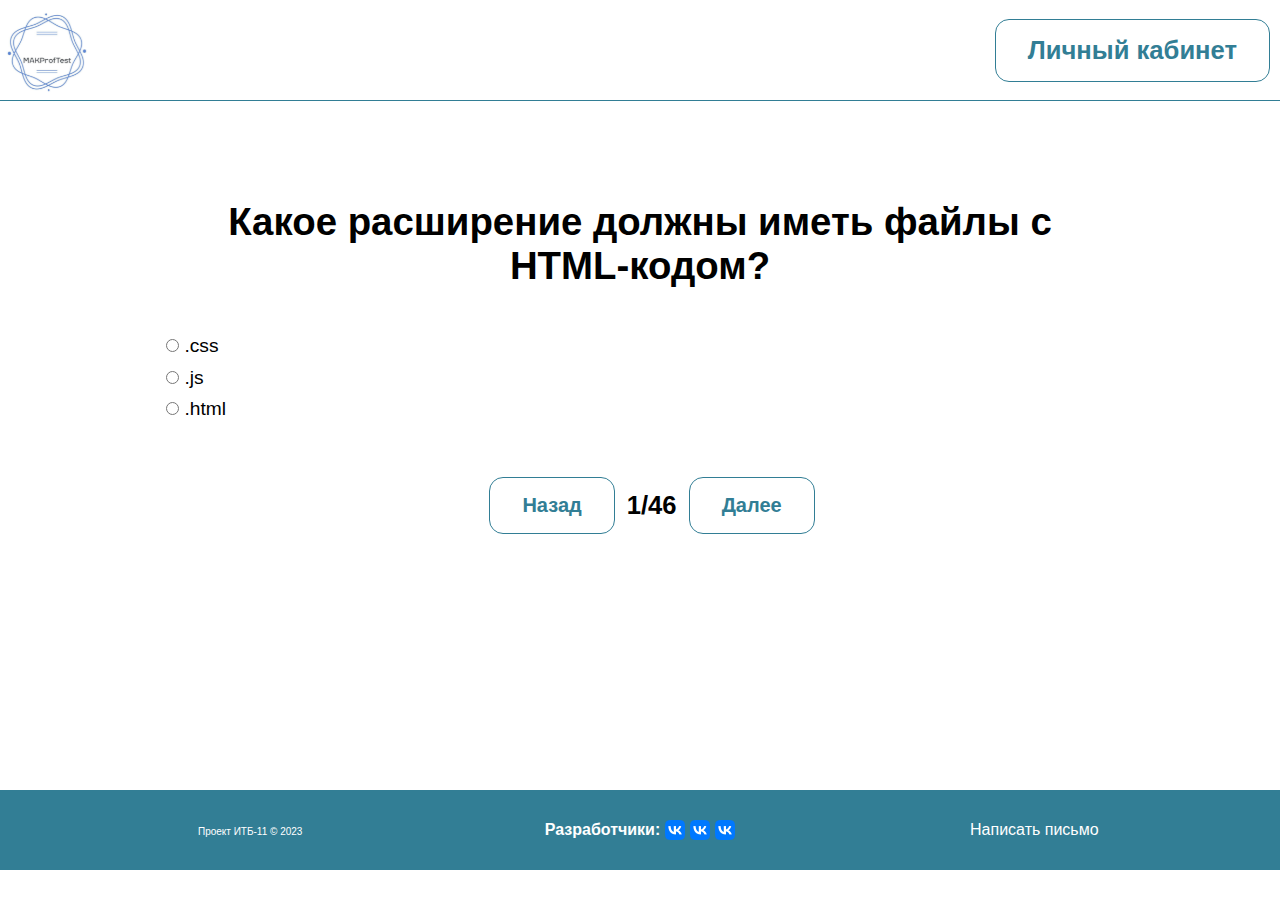
<file: name-main/TestFrontend/index-frontend.html>
<!DOCTYPE html>
<html lang="en">
<head>
    <meta charset="UTF-8">
    <meta http-equiv="X-UA-Compatible" content="IE=edge">
    <meta name="viewport" content="width=device-width, initial-scale=1.0">
    <link rel="stylesheet" href="css/main.css">
    <title>Test-frontend</title>
</head>
<body>
	<header>
        <nav>
            <ul>
                <li><a href="/name-main/Project-2023-main 2.0/main.html"><img src="img/Logo.svg" alt=""></a></li>
                <li><a href="#" class="btn">Личный кабинет</a></li>
            </ul>
        </nav>
	</header>
    <main>
        <div class="container">
            <div id="test">
                <h1 id="headline">1. Ваш друг приглашает вас принять участие в стартап-проекте. Какая роль была бы вам интересна?</h1>
                <div class="qestions">
                    <label><input type="radio" name="q2" value="design"><span>Дизайнер пользовательского опыта </span></label>
                    <label><input type="radio" name="q2" value="programming"><span>Back-end разработчик </span></label>
                    <label><input type="radio" name="q2" value="marketing"><span>Контент-маркетолог </span></label>
                    <div class="transition">
                        <a href="#" class="btnBack">Назад</a>
                        <h2><span id="numberQuestion">1</span>/46</h2>
                        <a href="#" class="btnFurther">Далее</a>
                    </div>
                </div>
            </div>
            <div id="result" class="_active">
                <h1>Твои результаты:</h1>
                <article>
                    <section>
                        <div class="occupancy" id="htmlAndCssSpace">
                            <h4 >HTML5 & CSS3</h4>
                        </div>
                    </section>
                    <section>
                        <div class="occupancy" id="flexSpace">
                            <h4>Flex и Grid CSS</h4>
                        </div>
                    </section>
                    <section>
                        <div class="occupancy" id="CssPreSpace">
                            <h4>CSS препроцессоры</h4>
                        </div>
                    </section>
                    <section>
                        <div class="occupancy" id="githubSpace">
                            <h4>GitHub</h4>
                        </div>
                    </section>
                    <section>
                        <div class="occupancy" id="webknowledgeSpace">
                            <h4>Знания о веб-технологиях в сети</h4>
                        </div>
                    </section>
                    <section>
                        <div class="occupancy" id="jsSpace">
                            <h4>JavaScript</h4>
                        </div>
                    </section>
                    <section>
                        <div class="occupancy" id="jsCoreSpace">
                            <h4>JavaScript Core</h4>
                        </div>
                    </section>
                    <section>
                        <div class="occupancy" id="restApiSpace">
                            <h4>REST API</h4>
                        </div>
                    </section>
                    <section>
                        <div class="occupancy" id="algSpace">
                            <h4>Алгоритмы</h4>
                        </div>
                    </section>
                    <section>
                        <div class="occupancy" id="frameworksSpace">
                            <h4>Фреймворки</h4>
                        </div>
                    </section>
                    <section>
                        <div class="occupancy" id="stateManagSpace">
                            <h4>State Management</h4>
                        </div>
                    </section>
                    <section>
                        <div class="occupancy" id="tsSpace">
                            <h4>TypeScript</h4>
                        </div>
                    </section>
                    <section>
                        <div class="occupancy" id="figmaSpace">
                            <h4>Основы Figma</h4>
                        </div>
                    </section>
                </article>
            </div>
        </div>
    </main>
	<footer>
		<div id="container">
		  <div class="footer-col"><span>Проект ИТБ-11 © 2023</span></div>
		  <div class="footer-col">
			<div class="social-bar-wrap">
        <ul>
          <li><h4>Разработчики:</h4></li>
          <li><a href="https://vk.com/taliy236" target="_blank" ><img src="/name-main/Project-2023-main 2.0/source/Vk.png" alt=""></a></li>
          <li><a href="https://vk.com/id525771813" target="_blank" ><img src="/name-main/Project-2023-main 2.0/source/Vk.png" alt=""></a></li>
          <li><a href="#" target="_blank" ><img src="/name-main/Project-2023-main 2.0/source/Vk.png" alt=""></a></li>
        </ul>
			</div>
		  </div>
		  <div class="footer-col">
			<a href="mailto:deriabinpeter@yandex.ru">Написать письмо</a>
		  </div>
		</div>
	  </footer>
    <script src="js/main-frontend.js"></script>
</body>
</html>
</file>
<file: name-main/TEST BAckend developer/css/main.css>
*,
*:after,
*:before {
    box-sizing: border-box;
    padding: 0;
    margin: 0;
    /* transition: 0.5s ease-in-out; */
    color: #000000;
    font-family: "Gill Sans", "Gill Sans MT", Calibri, "Trebuchet MS", sans-serif;
/* добавим плавность переходов для всех элементов страницы*/
}
 ul {
	list-style: none;
 }
 a {
	text-decoration: none;
	outline: none;
 }
 img {
	display: block;
	width: 100%;
	height: 100%;
 }
 nav ul {
 	display: flex;
 	justify-content: space-between;
 	flex-wrap: wrap;
    border-bottom: 1px solid #327e95 ;

 }

 nav ul li {
 	align-self: center;
	font-size: 24px;
 }

.btn, .btnFurther, .btnBack{
  font-size: 2vw;
  display: inline-block;
  /* Строчно-блочный элемент */
  background: #ffffff;
  color: #327e95;
  /* Серый цвет фона */
  padding: 1rem 2rem;
  /* Поля вокруг текста */
  text-decoration: none;
  /* Убираем подчёркивание */
  border-radius: 14px;
  border: 1px solid #327e95;
  /* Белый цвет текста */
  text-align: center;
  margin-right: 10px;
  font-weight: 700;
  transition: 0.5s ease-in-out;
}

.btn:hover, .btnFurther:hover, .btnBack:hover{
  font-size: 2vw;
  display: inline-block;
  /* Строчно-блочный элемент */
  background: #327e95;
  color: #fff;
  /* Серый цвет фона */
  padding: 1rem 2rem;
  /* Поля вокруг текста */
  text-decoration: none;
  /* Убираем подчёркивание */
  border-radius: 14px;
  border: 1px solid #327e95;
  /* Белый цвет текста */
  text-align: center;
  margin-right: 10px;
  font-weight: 700;
  transition: 0.5s ease-in-out;
}
header {
  height: 100px;
}
.container {
  margin-top: 100px;
  margin-left: 13%;
  margin-right: 13%;
  background-color: #ffffff;
}
h1 {
  text-align: center;
  font-size: 3vw;
  margin-bottom: 5%;
}
.qestions{
  margin-top: 30px;
  display: flex;
  flex-direction: column;
  font-size: 1.5vw;
}
label {
  margin-bottom: 1%;
}
input{
  margin-right: 5px;
}
.transition{
  display: flex;
  flex-direction: row;
  align-self: center;
  margin-top: 5%;
}
.transition h2{
  align-self: center;
  margin: 0 4%;
  font-size: 2vw;
}
.container .btnFurther, .btnBack{
  font-size: 20px;
  margin: 0;
}


._active{
  display: none;
}
#result article{
  display: flex;
  flex-direction: column;
  justify-content: space-between;
}
#result section{
  width: 100%;
  height: 40px;
  border: 1px solid black;
  margin-bottom: 5%;
  border-radius: 20px;
}
#result section:last-child{
  margin: 0;
}

.occupancy{
  height: 100%;
  border-radius: 20px;
  width: 40%;
  background-color: #327E95;
  float: left;
  display: flex;
  align-items: center;
}
.occupancy h4{
  margin-left: 20px;
  font-size: 1vw;

}
footer {
	position: absolute;
	height: 80px;
	width: 100%;
	background: #327E95;
	color: white;
	margin-top: 20%;
 }
 .footer-col span{
	position: table;
	font-size: x-small;
	color: #fff;
	margin-left: 10%;
 }
 .footer-col {
	width: 33.3333333333%;
	float: left;
	line-height: 80px;
 }
 .footer-col a {
	color: white;
 }
 .footer-col:last-child {
	text-align: right;
	padding-right: 15px;
 }
 .posts-list {
	display: inline-block;
	width: 80%;
	margin-left: 10%;
	max-height: 50%;
	margin-bottom: 10rem;
 }
.social-bar-wrap h4{
	color: #fff;
 }
 .social-bar-wrap ul{
	  display: flex;
    justify-content: center;
    align-items: center;
 }
 .social-bar-wrap img{
	margin-left: 5px;
	width: 20px;
 }
#container {
	margin: auto;
	margin-left: 13%;
	margin-right: 13%;
}
</file>
<file: name-main/backend_test/css/main.css>
*,
*:after,
*:before {
    box-sizing: border-box;
    padding: 0;
    margin: 0;
    /* transition: 0.5s ease-in-out; */
    color: #000000;
    font-family: "Gill Sans", "Gill Sans MT", Calibri, "Trebuchet MS", sans-serif;
/* добавим плавность переходов для всех элементов страницы*/
}
 ul {
	list-style: none;
 }
 a {
	text-decoration: none;
	outline: none;
 }
 img {
	display: block;
	width: 100%;
	height: 100%;
 }
 nav ul {
 	display: flex;
 	justify-content: space-between;
 	flex-wrap: wrap;
    border-bottom: 1px solid #327e95 ;

 }

 nav ul li {
 	align-self: center;
	font-size: 24px;
 }

.btn, .btnFurther, .btnBack{
  font-size: 2vw;
  display: inline-block;
  /* Строчно-блочный элемент */
  background: #ffffff;
  color: #327e95;
  /* Серый цвет фона */
  padding: 1rem 2rem;
  /* Поля вокруг текста */
  text-decoration: none;
  /* Убираем подчёркивание */
  border-radius: 14px;
  border: 1px solid #327e95;
  /* Белый цвет текста */
  text-align: center;
  margin-right: 10px;
  font-weight: 700;
  transition: 0.5s ease-in-out;
}

.btn:hover, .btnFurther:hover, .btnBack:hover{
  font-size: 2vw;
  display: inline-block;
  /* Строчно-блочный элемент */
  background: #327e95;
  color: #fff;
  /* Серый цвет фона */
  padding: 1rem 2rem;
  /* Поля вокруг текста */
  text-decoration: none;
  /* Убираем подчёркивание */
  border-radius: 14px;
  border: 1px solid #327e95;
  /* Белый цвет текста */
  text-align: center;
  margin-right: 10px;
  font-weight: 700;
  transition: 0.5s ease-in-out;
}
header {
  height: 100px;
}
.container {
  margin-top: 100px;
  margin-left: 13%;
  margin-right: 13%;
  background-color: #ffffff;
}
h1 {
  text-align: center;
  font-size: 3vw;
  margin-bottom: 5%;
}
.qestions{
  margin-top: 30px;
  display: flex;
  flex-direction: column;
  font-size: 1.5vw;
}
label {
  margin-bottom: 1%;
  display: flex;
  align-items: center;
}
input{
  margin-right: 5px;
}
.transition{
  display: flex;
  flex-direction: row;
  align-self: center;
  margin-top: 5%;
}
.transition h2{
  align-self: center;
  margin: 0 4%;
  font-size: 2vw;
}
._active{
  display: none;
}
#result article{
  display: flex;
  flex-direction: column;
  justify-content: space-between;
}
#result section{
  width: 100%;
  height: 40px;
  border: 1px solid black;
  margin-bottom: 5%;
  border-radius: 20px;
}
#result section:last-child{
  margin: 0;
}

.occupancy{
  height: 100%;
  border-radius: 20px;
  width: 40%;
  background-color: #327E95;
  float: left;
  display: flex;
  align-items: center;
}
.occupancy h4{
  margin-left: 20px;
  font-size: 1vw;

}
footer {
	position: absolute;
	height: 80px;
	width: 100%;
	background: #327E95;
	color: white;
	margin-top: 20%;
  font-size: 1vw;
 }
 .footer-col span{
	position: table;
	font-size: x-small;
	color: #fff;
	margin-left: 10%;
 }
 .footer-col {
	width: 33.3333333333%;
	float: left;
	line-height: 80px;
 }
 .footer-col a {
	color: white;
 }
 .footer-col:last-child {
	text-align: right;
	padding-right: 15px;
 }
 .posts-list {
	display: inline-block;
	width: 80%;
	margin-left: 10%;
	max-height: 50%;
	margin-bottom: 10rem;
 }
.social-bar-wrap h4{
	color: #fff;
 }
 .social-bar-wrap ul{
	  display: flex;
    justify-content: center;
    align-items: center;
 }
 .social-bar-wrap img{
	margin-left: 5px;
	width: 20px;
 }
#container {
	margin: auto;
	margin-left: 13%;
	margin-right: 13%;
}
</file>
<file: name-main/frontend_test/css/main.css>
*,
*:after,
*:before {
    box-sizing: border-box;
    padding: 0;
    margin: 0;
    /* transition: 0.5s ease-in-out; */
    color: #000000;
    font-family: "Gill Sans", "Gill Sans MT", Calibri, "Trebuchet MS", sans-serif;
/* добавим плавность переходов для всех элементов страницы*/
}
 ul {
	list-style: none;
 }
 a {
	text-decoration: none;
	outline: none;
 }
 img {
	display: block;
	width: 100%;
	height: 100%;
 }
 nav ul {
 	display: flex;
 	justify-content: space-between;
 	flex-wrap: wrap;
    border-bottom: 1px solid #327e95 ;

 }

 nav ul li {
 	align-self: center;
	font-size: 24px;
 }

.btn, .btnFurther, .btnBack{
  font-size: 2vw;
  display: inline-block;
  /* Строчно-блочный элемент */
  background: #ffffff;
  color: #327e95;
  /* Серый цвет фона */
  padding: 1rem 2rem;
  /* Поля вокруг текста */
  text-decoration: none;
  /* Убираем подчёркивание */
  border-radius: 14px;
  border: 1px solid #327e95;
  /* Белый цвет текста */
  text-align: center;
  margin-right: 10px;
  font-weight: 700;
  transition: 0.5s ease-in-out;
}

.btn:hover, .btnFurther:hover, .btnBack:hover{
  font-size: 2vw;
  display: inline-block;
  /* Строчно-блочный элемент */
  background: #327e95;
  color: #fff;
  /* Серый цвет фона */
  padding: 1rem 2rem;
  /* Поля вокруг текста */
  text-decoration: none;
  /* Убираем подчёркивание */
  border-radius: 14px;
  border: 1px solid #327e95;
  /* Белый цвет текста */
  text-align: center;
  margin-right: 10px;
  font-weight: 700;
  transition: 0.5s ease-in-out;
}
header {
  height: 100px;
}
.container {
  margin-top: 100px;
  margin-left: 13%;
  margin-right: 13%;
  background-color: #ffffff;
}
h1 {
  text-align: center;
  font-size: 3vw;
  margin-bottom: 5%;
}
.qestions{
  margin-top: 30px;
  display: flex;
  flex-direction: column;
  font-size: 1.5vw;
}
label {
  margin-bottom: 1%;
}
input{
  margin-right: 5px;
}
.transition{
  display: flex;
  flex-direction: row;
  align-self: center;
  margin-top: 5%;
}
.transition h2{
  align-self: center;
  margin: 0 4%;
  font-size: 2vw;
}
label{
    display: flex;
    align-items: center;
}

._active{
  display: none;
}
#result article{
  display: flex;
  flex-direction: column;
  justify-content: space-between;
}
#result section{
  width: 100%;
  height: 40px;
  border: 1px solid black;
  margin-bottom: 5%;
  border-radius: 20px;
}
#result section:last-child{
  margin: 0;
}

.occupancy{
  height: 100%;
  border-radius: 20px;
  width: 40%;
  background-color: #327E95;
  float: left;
  display: flex;
  align-items: center;
}
.occupancy h4{
  margin-left: 20px;
  font-size: 1vw;

}
footer {
	position: absolute;
	height: 80px;
	width: 100%;
	background: #327E95;
	color: white;
	margin-top: 20%;
  font-size: 1vw;
 }
 .footer-col span{
	position: table;
	font-size: x-small;
	color: #fff;
	margin-left: 10%;
 }
 .footer-col {
	width: 33.3333333333%;
	float: left;
	line-height: 80px;
 }
 .footer-col a {
	color: white;
 }
 .footer-col:last-child {
	text-align: right;
	padding-right: 15px;
 }
 .posts-list {
	display: inline-block;
	width: 80%;
	margin-left: 10%;
	max-height: 50%;
	margin-bottom: 10rem;
 }
.social-bar-wrap h4{
	color: #fff;
 }
 .social-bar-wrap ul{
	  display: flex;
    justify-content: center;
    align-items: center;
 }
 .social-bar-wrap img{
	margin-left: 5px;
	width: 20px;
 }
#container {
	margin: auto;
	margin-left: 13%;
	margin-right: 13%;
}
</file>
<file: name-main/main/css/main.css>
*, *:after, *:before {
	box-sizing: border-box;
	padding: 0;
	margin: 0;
	transition: .5s ease-in-out;
	color: #000000;
	font-family: 'Gill Sans', 'Gill Sans MT', Calibri, 'Trebuchet MS', sans-serif;
	/* добавим плавность переходов для всех элементов страницы*/
 }
 ul {
	list-style: none;
 }
 a {
	text-decoration: none;
	outline: none;
 }
 img {
	display: block;
	width: 100%;
	height: 100%;
 }
 nav ul {
 	display: flex;
 	justify-content: space-between;
 	flex-wrap: wrap;

 }

 nav ul li {
 	align-self: center;
	font-size: 24px;
 }
 .btn{
	font-size: calc((100vw - 480px)/(1280 - 480) * (25.6 - 9.55) + 8.5px);
    display: inline-block;
    /* Строчно-блочный элемент */
    background: #ffffff;
    color: #327E95;
    /* Серый цвет фона */
    padding: 1rem 2rem;
    /* Поля вокруг текста */
    text-decoration: none;
    /* Убираем подчёркивание */
    border-radius: 14px;
    border: 1px solid #327E95;
    /* Белый цвет текста */
    text-align: center;
	margin-right: 10px;
	font-weight: 700;
}
 .btn:hover {
	font-size: calc( (100vw - 480px)/(1280 - 480) * (25.6 - 9.55) + 8.5px);
 	display: inline-block;
 	/* Строчно-блочный элемент */
 	background: #327E95;
 	color: #fff;
 	/* Серый цвет фона */
 	padding: 1rem 2rem;
 	/* Поля вокруг текста */
 	text-decoration: none;
 	/* Убираем подчёркивание */
 	border-radius: 14px;
 	border: 1px solid #327E95;
 	/* Белый цвет текста */
 	text-align: center;
 	margin-right: 10px;
	font-weight: 700;
 }
#post-1 .btn{
	background: #327E95;
	color: #fff;
	border: 2px solid #327E95;
}
#post-1 .btn:hover {
	background: #ffffff;
	color: #327E95;
	border: 2px solid #327E95;
}
#btnOnMain {
	position: absolute;
	margin-top: 27%;
}
/* #post-1{
	display: flex;
	justify-content: center;
	align-content: end;
	flex-wrap: wrap; */
 body {
	font-family: 'Gill Sans', 'Gill Sans MT', Calibri, 'Trebuchet MS', sans-serif;
	font-size: 14px;
	line-height: 1;
	color: #000000;
	background: #ffffff;
	height: 100%;
 }
 /* стилевой класс, который управляет шириной контейнера сетки*/
 .container {
	margin: 0 auto;
	width: 100%;
	height: 100%;
 }
 header {
	display: table;
	width: 100%;
	background: white;
	box-shadow: 3px 3px 1px rgba(0, 0, 0, .05);
	padding: 0px;
	position: relative;
 }
 /* логотип */
 .logo {
	display: block;
	float: left;
 }
 .logo span {
	color: white;
	display: inline-block;
	width: 30px;
	height: 30px;
	line-height: 30px;
	border-radius: 50%;
	margin: 5px 0;
	text-align: center;
	text-shadow: 2px 2px 1px rgba(0, 0, 0, .4);
	background: #EF5A42;
 }
 /* меню */
 #menu {
	float: right;
 }
 #menu li {
	display: inline-block;
	margin-right: 30px;
 }

 #post-1{
	display: flex;
	justify-content: center;
	align-items: center;
 }
 .posts {
	margin-bottom: 30px;
	width: 100%;
 }
footer {
	position: absolute;
	height: 80px;
	width: 100%;
	background: #327E95;
	color: white;
	margin-top: 20%;
 }
 .footer-col span{
	position: table;
	font-size: x-small;
	color: #fff;
	margin-left: 10%;
 }
 .footer-col {
	width: 33.3333333333%;
	float: left;
	line-height: 80px;
 }
 .footer-col a {
	color: white;
 }
 .footer-col:last-child {
	text-align: right;
	padding-right: 15px;
 }
 .posts-list {
	display: inline-block;
	width: 80%;
	margin-left: 10%;
	max-height: 50%;
	margin-bottom: 10rem;
 }
 /* блок для статьи */
 .post {
	margin-bottom: 15rem;
 }
 .post-content {
	line-height: 110%;
	font-size: calc( (100vw - 480px)/(1280 - 300) * (25.6 - 9.55) + 8.5px);
	width: 50%;
	float: right;
 }
 .post-image {
	width: 47%;
	float: left;
 }
 .posts-list-2 {
	display: inline-block;
	width: 80%;
	margin-left: 10%;
	max-height: 50%;
	margin-bottom: 15rem;
 }
 .post-content-2 {
	line-height: 110%;
	font-size: calc( (100vw - 480px)/(1280 - 300) * (30 - 12) + 8.5px);
	width: 50%;
	float: left;
	padding-left: 15px;
	
 }
 .post-image-2 {
	width: 50%;
	float: right;
 }
 .posts-list-3{
	margin-bottom: 7%;
 }
 .post-image-3 {
	padding-left: 10%;
	padding-right: 10%;
	width: 100%;
 }
 .postMain-image{
	width: 100%;
 }
 .posts-list-4{
	margin-bottom: 7%;
 }
 .post-image-4 {
	padding-left: 10%;
	padding-right: 10%;
	width: 100%;
 }
 .post-image-5 {
	padding-left: 10%;
	padding-right: 10%;
	width: 100%;
 }
.social-bar-wrap h4{
	color: #fff;
 }
 .social-bar-wrap ul{
	display: flex;
    justify-content: center;
    align-items: center;
 }
 .social-bar-wrap img{
	margin-left: 5px;
	width: 20px;
 }


/* Список профессий */
#container {
	margin: auto;
	margin-left: 13%;
	margin-right: 13%;
}

h1 {
	font-size: 48px;
	text-align: center;
	margin-bottom: 100px;
}

.subgroup h2 {
	align-self: flex-start;
	font-size: 38px;
}

.headlines {
	align-self: center;
	margin-left: 30px;
}

.headlines p {
	font-size: 20px;
	color: #585858;
}

h3 {
	font-size: 31px;
	font-weight: 400;
	margin-bottom: 55px;
}
.content-child h3{
	font-weight: 500;
	margin-bottom: 6px;
}
#listProfession {
	display: flex;
	flex-direction: column;
	align-items: center;
}

.subgroup, .subgroup-2, .subgroup-3, .subgroup-4, .subgroup-5, .subgroup-6{
	width: 100%;
	height: 100px;
	display: flex;
	justify-content: space-between;
	border: 2px solid black;
	border-radius: 50px;
	margin-bottom: 4%;
}

.headlines {
	margin-left: 30px;
	display: flex;
	flex-direction: column;
	justify-content: center;

}
#conteiner{
	width: 80%;
	margin-left: 10%;
}
.content, .content-2, .content-3, .content-4, .content-5, .content-6{
	display: none;
}

.subgroup h2, .subgroup-2 h2, .subgroup-3 h2, .subgroup-4 h2,.subgroup-5 h2, .subgroup-6 h2{
	font-size: calc((100vw - 480px)/(1280 - 300) * (30 - 12) + 16px);
	font-weight: 700;
}

.subgroup p, .subgroup-2 p, .subgroup-3 p, .subgroup-4 p, .subgroup-5 p, .subgroup-6 p{
	font-size: calc((100vw - 480px)/(1280 - 300) * (30 - 12) + 8px);
	color: gray;
}
.subgroup-5 p{
	font-size: 1.2vw;
}
.subgroup button, .subgroup-2 button, .subgroup-3 button, .subgroup-4 button, .subgroup-5 button, .subgroup-6 button{
	border-radius: 50px;
	max-height: 100px;
	min-width: 100px;
}

.dropbtn, .dropbtnTwo, .dropbtnThree, .dropbtnFour, .dropbtnFive, .dropbtnSix{
	background-color: white;
	display: flex;
    justify-content: center;
    align-items: center;
	width: 100px;
}
.dropbtn img, .dropbtnTwo img, .dropbtnThree img, .dropbtnFour img, .dropbtnFive img, .dropbtnSix img{
	width: 50%;
}
._activeTwo {
	height: max-content;
}
.headlines p {
	color: rgb(52, 51, 51);
}
.subgroup ._active, .subgroup-2 ._active, .subgroup-3 ._active, .subgroup-4 ._active, .subgroup-5 ._active, .subgroup-6 ._active{
	display: block;
}
._activeTwo img {
	transform: rotate(540deg);
}

.content-child {
	margin-top: 30px;
}
.content:last-child, .content-2:last-child, .content-3:last-child, .content-4:last-child, .content-5:last-child, .content-6:last-child {
	padding-bottom: 40px;
}
._activeTwo .headlines{
	margin-top: 20px;
}
#listProfession{
	display: flex;
	flex-direction: column;
	justify-content: space-around;
}




/* Выбор профессии */
#choiceTest{
	margin-top: 100px;
}
.list-test ul{
	display: flex;
	justify-content: space-between;
}
.list-test li{
	width: 30%;
}
.list-test img{
	border-radius: 3.9%;
}
.list-test img:hover{
	box-shadow: 0 10px 10px -2px rgba(94, 46, 117, 0.7);
}




/* Медиа запросы */
@media (max-width: 767px){
	nav img {
		height: 50px;
		padding: 5px;
	}
	.btn{
		padding: 0.5rem 0.7rem;
	}
	.posts-list {
    margin-bottom: 6rem;
	}
	.posts-list-2{
    margin-bottom: 6rem;
	}
	.btn:hover{
		padding: 0.5rem 0.7rem;
	}
	#post-1 .btn {
		border: 1px solid #327E95;
	}
	#post-1 .btn:hover {
		border: 1px solid #327E95;
	}
	#conteiner h1{
		font-size: 15px;
		font-weight: 700;
		margin-bottom: 20px;
	}
	#infoAboutProf {
		font-size: 13px;
		text-align: center;
		margin-bottom: 30px;
	}
	.content-child h3{
		font-size: 13px;
		text-align: start;
	}
	.headlines h2{
		margin-bottom: 4px;
	}
	.content-child {
		margin-top: 15px;
	}
	.content-child h3 {
		margin-bottom: 5px;
	}
	.post {
		margin-bottom: 6rem;
}
}
@media (min-width: 768px){
nav img {
	height: 80px;
	padding: 5px;
	}
}
@media (min-width: 992px){
	nav img {
		height:100px;
		padding: 5px;
	}
}
@media (min-width: 1200px){
nav img {
	height: 150px;
	padding: 5px;
	}
	.list-test img:hover{
	box-shadow: 0 50px 50px -16px rgba(94, 46, 117, 0.7);
}
}

@media (min-width: 1600px){
	.subgroup h2, .subgroup-2 h2, .subgroup-3 h2, .subgroup-4 h2, .subgroup-5 h2, .subgroup-6 h2 {
    	font-size: calc((100vw - 480px)/(1280 - 300) * (30 - 12) + 12px);
	}
	.subgroup p, .subgroup-2 p, .subgroup-3 p, .subgroup-4 p, .subgroup-5 p, .subgroup-6 p{
    	font-size: calc((100vw - 480px)/(1280 - 300) * (30 - 12) + 2px);
	}
}
@media (min-width: 2100px) {
	nav img {
		height: 200px;
		padding: 5px;
	}		
	
	.post {
		margin-bottom: 20%;
	}
	.subgroup h2, .subgroup-2 h2, .subgroup-3 h2, .subgroup-4 h2, .subgroup-5 h2, .subgroup-6 h2 {
    	font-size: calc((100vw - 480px)/(1280 - 300) * (30 - 12) - 4px);
	}
	.subgroup p, .subgroup-2 p, .subgroup-3, .subgroup-4 p, .subgroup-5 p, .subgroup-6 p {
    	font-size: calc((100vw - 480px)/(1280 - 300) * (30 - 12) - 18px)
	}
		.posts-list {
    margin-bottom: 10%;
	}
	.posts-list-2{
    margin-bottom: 25%;
	}

}
</file>
<file: name-main/prof_test/css/main.css>
*,
*:after,
*:before {
    box-sizing: border-box;
    padding: 0;
    margin: 0;
    /* transition: 0.5s ease-in-out; */
    color: #000000;
    font-family: "Gill Sans", "Gill Sans MT", Calibri, "Trebuchet MS", sans-serif;
/* добавим плавность переходов для всех элементов страницы*/
}
 ul {
	list-style: none;
 }
 a {
	text-decoration: none;
	outline: none;
 }
 img {
	display: block;
	width: 100%;
	height: 100%;
 }
 nav ul {
 	display: flex;
 	justify-content: space-between;
 	flex-wrap: wrap;
    border-bottom: 1px solid #327e95 ;

 }

 nav ul li {
 	align-self: center;
	font-size: 24px;
 }

.btn, .btnFurther, .btnBack{
  font-size: 2vw;
  display: inline-block;
  /* Строчно-блочный элемент */
  background: #ffffff;
  color: #327e95;
  /* Серый цвет фона */
  padding: 1rem 2rem;
  /* Поля вокруг текста */
  text-decoration: none;
  /* Убираем подчёркивание */
  border-radius: 14px;
  border: 1px solid #327e95;
  /* Белый цвет текста */
  text-align: center;
  margin-right: 10px;
  font-weight: 700;
  transition: 0.5s ease-in-out;
}

.btn:hover,.btnBack:hover, .btnFurther:hover{
  font-size: 2vw;
  display: inline-block;
  /* Строчно-блочный элемент */
  background: #327e95;
  color: #fff;
  /* Серый цвет фона */
  padding: 1rem 2rem;
  /* Поля вокруг текста */
  text-decoration: none;
  /* Убираем подчёркивание */
  border-radius: 14px;
  border: 1px solid #327e95;
  /* Белый цвет текста */
  text-align: center;
  margin-right: 10px;
  font-weight: 700;
  transition: 0.5s ease-in-out;
}
header {
  height: 100px;
}
.container {
  margin-top: 100px;
  margin-left: 13%;
  margin-right: 13%;
  background-color: #ffffff;
}
h1 {
  text-align: center;
  font-size: 3vw;
}
.qestions{
  margin-top: 30px;
  display: flex;
  flex-direction: column;
  font-size: 1.5vw;
}
label {
  margin-bottom: 1%;
}
input{
  margin-right: 5px;
}
.transition{
  display: flex;
  flex-direction: row;
  align-self: center;
  margin-top: 5%;
}
.transition h2{
  align-self: center;
  margin: 0 4%;
  font-size: 2vw;
}


._active{
  display: none;
}


footer {
	position: absolute;
	height: 80px;
	width: 100%;
	background: #327E95;
	color: white;
	margin-top: 20%;
  font-size: 1vw;
 }
 label{
    display: flex;
    align-items: center;
 }
 .footer-col span{
	position: table;
	font-size: x-small;
	color: #fff;
	margin-left: 10%;
 }
 .footer-col {
	width: 33.3333333333%;
	float: left;
	line-height: 80px;
 }
 .footer-col a {
	color: white;
 }
 .footer-col:last-child {
	text-align: right;
	padding-right: 15px;
 }
 .posts-list {
	display: inline-block;
	width: 80%;
	margin-left: 10%;
	max-height: 50%;
	margin-bottom: 10rem;
 }
.social-bar-wrap h4{
	color: #fff;
 }
 .social-bar-wrap ul{
	  display: flex;
    justify-content: center;
    align-items: center;
 }
 .social-bar-wrap img{
	margin-left: 5px;
	width: 20px;
 }
#container {
	margin: auto;
	margin-left: 13%;
	margin-right: 13%;
}

#result article{
  display: flex;
  flex-direction: column;
  justify-content: space-between;
}
#result section{
  width: 100%;
  height: 40px;
  border: 1px solid black;
  margin-bottom: 5%;
  border-radius: 20px;
}
#result section:last-child{
  margin: 0;
}

.occupancy{
  height: 100%;
  border-radius: 20px;
  width: 40%;
  background-color: #327E95;
  float: left;
  display: flex;
  align-items: center;
}
.occupancy h4{
  margin-left: 20px;
  font-size: 1vw;
}
#result h1{
  margin-bottom: 8%;
}
</file>
<file: name-main/TestFrontend/css/main.css>
*,
*:after,
*:before {
    box-sizing: border-box;
    padding: 0;
    margin: 0;
    /* transition: 0.5s ease-in-out; */
    color: #000000;
    font-family: "Gill Sans", "Gill Sans MT", Calibri, "Trebuchet MS", sans-serif;
/* добавим плавность переходов для всех элементов страницы*/
}
 ul {
	list-style: none;
 }
 a {
	text-decoration: none;
	outline: none;
 }
 img {
	display: block;
	width: 100%;
	height: 100%;
 }
 nav ul {
 	display: flex;
 	justify-content: space-between;
 	flex-wrap: wrap;
    border-bottom: 1px solid #327e95 ;

 }

 nav ul li {
 	align-self: center;
	font-size: 24px;
 }

.btn, .btnFurther, .btnBack{
  font-size: 2vw;
  display: inline-block;
  /* Строчно-блочный элемент */
  background: #ffffff;
  color: #327e95;
  /* Серый цвет фона */
  padding: 1rem 2rem;
  /* Поля вокруг текста */
  text-decoration: none;
  /* Убираем подчёркивание */
  border-radius: 14px;
  border: 1px solid #327e95;
  /* Белый цвет текста */
  text-align: center;
  margin-right: 10px;
  font-weight: 700;
  transition: 0.5s ease-in-out;
}

.btn:hover, .btnFurther:hover, .btnBack:hover{
  font-size: 2vw;
  display: inline-block;
  /* Строчно-блочный элемент */
  background: #327e95;
  color: #fff;
  /* Серый цвет фона */
  padding: 1rem 2rem;
  /* Поля вокруг текста */
  text-decoration: none;
  /* Убираем подчёркивание */
  border-radius: 14px;
  border: 1px solid #327e95;
  /* Белый цвет текста */
  text-align: center;
  margin-right: 10px;
  font-weight: 700;
  transition: 0.5s ease-in-out;
}
header {
  height: 100px;
}
.container {
  margin-top: 100px;
  margin-left: 13%;
  margin-right: 13%;
  background-color: #ffffff;
}
h1 {
  text-align: center;
  font-size: 3vw;
  margin-bottom: 5%;
}
.qestions{
  margin-top: 30px;
  display: flex;
  flex-direction: column;
  font-size: 1.5vw;
}
label {
  margin-bottom: 1%;
}
input{
  margin-right: 5px;
}
.transition{
  display: flex;
  flex-direction: row;
  align-self: center;
  margin-top: 5%;
}
.transition h2{
  align-self: center;
  margin: 0 4%;
  font-size: 2vw;
}
.container .btnFurther, .btnBack{
  font-size: 20px;
  margin: 0;
}


._active{
  display: none;
}
#result article{
  display: flex;
  flex-direction: column;
  justify-content: space-between;
}
#result section{
  width: 100%;
  height: 40px;
  border: 1px solid black;
  margin-bottom: 5%;
  border-radius: 20px;
}
#result section:last-child{
  margin: 0;
}

.occupancy{
  height: 100%;
  border-radius: 20px;
  width: 40%;
  background-color: #327E95;
  float: left;
  display: flex;
  align-items: center;
}
.occupancy h4{
  margin-left: 20px;
  font-size: 1vw;

}
footer {
	position: absolute;
	height: 80px;
	width: 100%;
	background: #327E95;
	color: white;
	margin-top: 20%;
 }
 .footer-col span{
	position: table;
	font-size: x-small;
	color: #fff;
	margin-left: 10%;
 }
 .footer-col {
	width: 33.3333333333%;
	float: left;
	line-height: 80px;
 }
 .footer-col a {
	color: white;
 }
 .footer-col:last-child {
	text-align: right;
	padding-right: 15px;
 }
 .posts-list {
	display: inline-block;
	width: 80%;
	margin-left: 10%;
	max-height: 50%;
	margin-bottom: 10rem;
 }
.social-bar-wrap h4{
	color: #fff;
 }
 .social-bar-wrap ul{
	  display: flex;
    justify-content: center;
    align-items: center;
 }
 .social-bar-wrap img{
	margin-left: 5px;
	width: 20px;
 }
#container {
	margin: auto;
	margin-left: 13%;
	margin-right: 13%;
}
</file>
